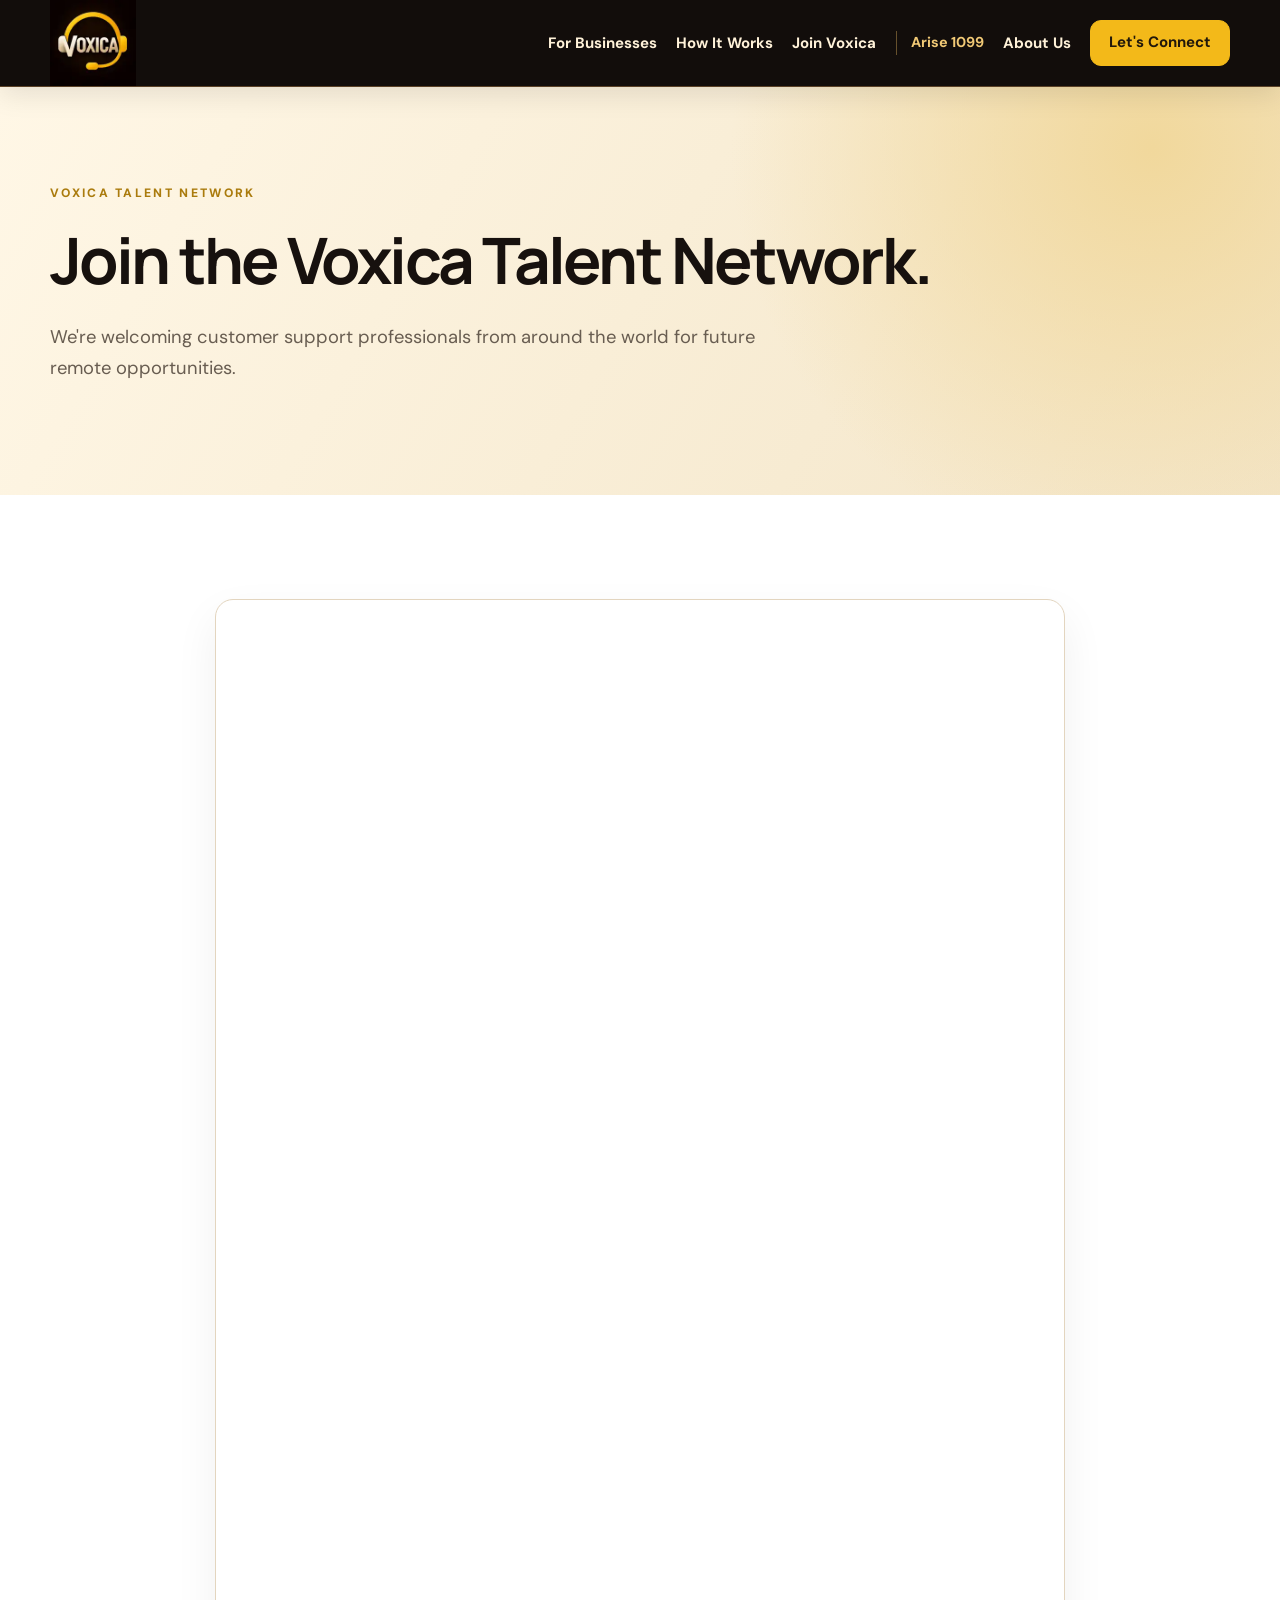
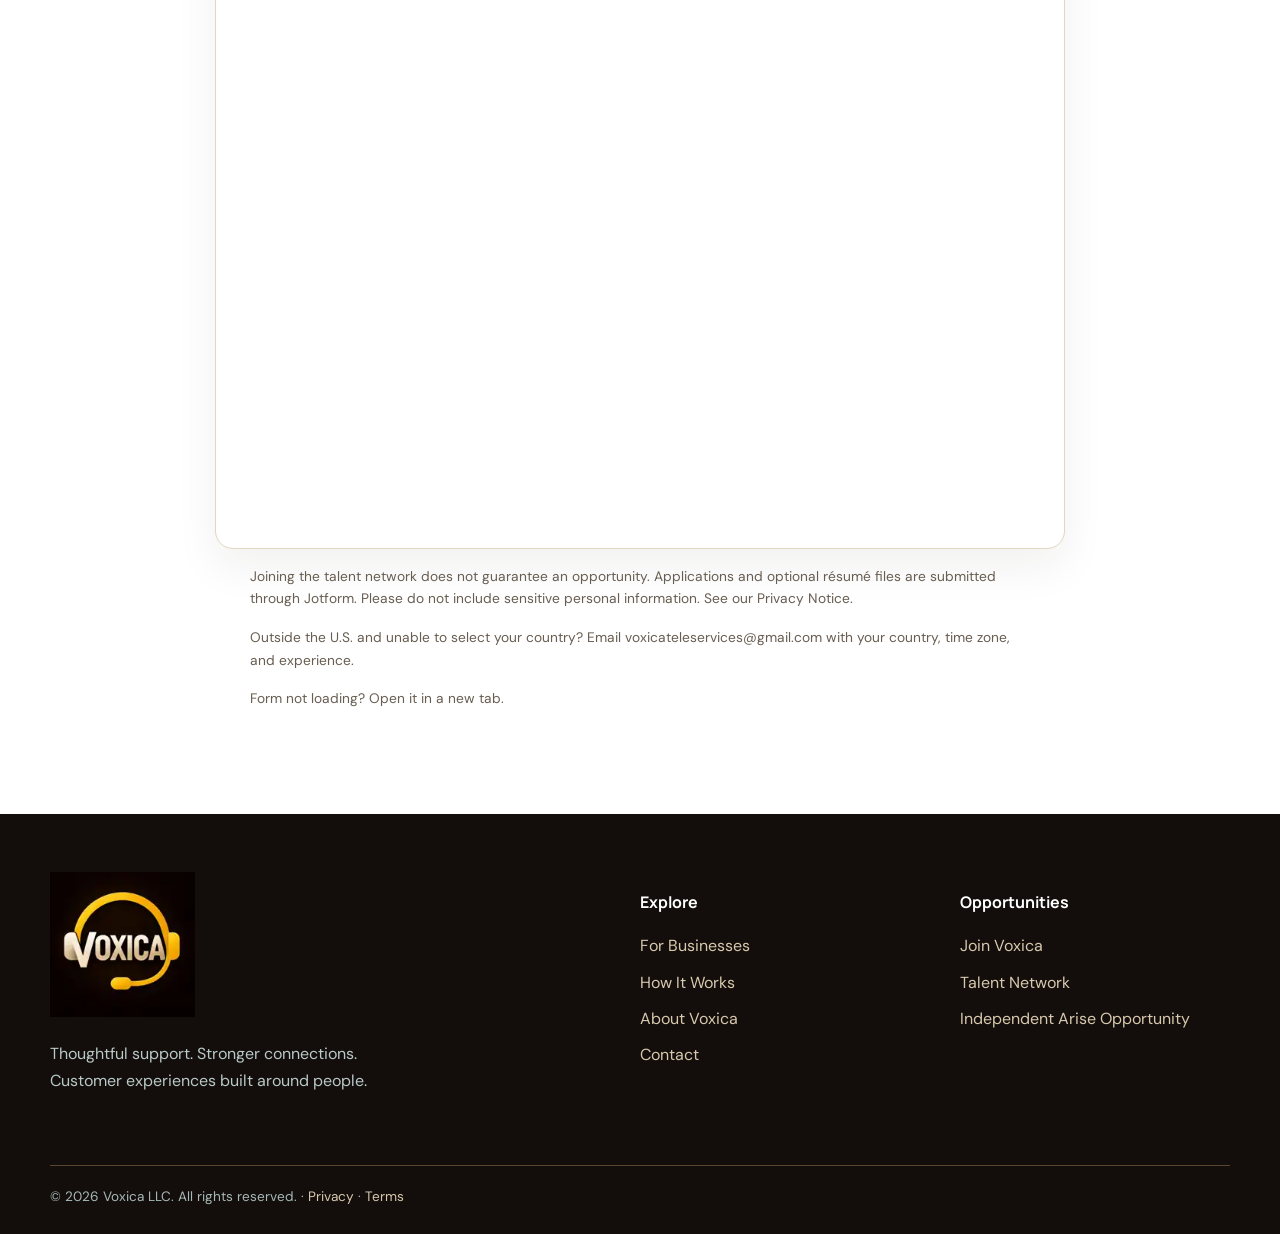
<file: apply.html>
<!doctype html><html lang="en"><head><meta charset="utf-8"><meta name="viewport" content="width=device-width, initial-scale=1"><meta name="description" content="Join Voxica's U.S. and international talent network for potential remote customer support opportunities."><title>Talent Network | Voxica</title><link rel="stylesheet" href="style.css"><meta property="og:type" content="website"><meta property="og:site_name" content="Voxica"><meta property="og:title" content="Talent Network | Voxica"><meta property="og:description" content="Express interest in remote customer support opportunities with Voxica and submit an optional résumé."><meta property="og:url" content="https://voxica-teleservices.onrender.com/apply.html"><meta name="theme-color" content="#17100d"><link rel="canonical" href="https://voxica-teleservices.onrender.com/apply.html"></head><body><header class="nav"><div class="container nav-inner"><a href="index.html" class="brand" aria-label="Voxica home"><img src="assets/voxica-official.webp" alt="VOXICA" width="166" height="95"></a><button class="menu-toggle" type="button" aria-label="Open navigation" aria-controls="site-navigation" aria-expanded="false">☰</button><nav id="site-navigation" class="nav-links" aria-label="Main navigation"><a href="services.html">For Businesses</a><a href="how-it-works.html">How It Works</a><a href="careers.html">Join Voxica</a><a href="arise.html" class="arise-nav-link">Arise 1099</a><a href="about.html">About Us</a><a class="btn" href="contact.html">Let's Connect</a></nav></div></header><main><section class="page-hero"><div class="container"><span class="eyebrow">Voxica Talent Network</span><h1>Join the Voxica Talent Network.</h1><p>We're welcoming customer support professionals from around the world for future remote opportunities.</p></div></section><section class="section section-white"><div class="container"><div class="jotform-embed-wrap"><iframe id="voxica-jotform" title="Voxica Remote Customer Support Representative Application" src="https://form.jotform.com/263219103778056" loading="lazy" referrerpolicy="strict-origin-when-cross-origin"></iframe><p class="form-note">Joining the talent network does not guarantee an opportunity. Applications and optional résumé files are submitted through Jotform. Please do not include sensitive personal information. See our <a href="privacy.html">Privacy Notice</a>.</p><p class="form-note">Outside the U.S. and unable to select your country? Email <a href="mailto:voxicateleservices@gmail.com">voxicateleservices@gmail.com</a> with your country, time zone, and experience.</p><p class="form-note">Form not loading? <a href="https://form.jotform.com/263219103778056" target="_blank" rel="noopener noreferrer">Open it in a new tab</a>.</p></div></div></section></main><footer class="footer"><div class="container"><div class="footer-grid"><div><a href="index.html" class="brand" aria-label="Voxica home"><img src="assets/voxica-official.webp" alt="VOXICA" width="166" height="95"></a><p>Thoughtful support. Stronger connections.<br>Customer experiences built around people.</p></div><div><h4>Explore</h4><a href="services.html">For Businesses</a><a href="how-it-works.html">How It Works</a><a href="about.html">About Voxica</a><a href="contact.html">Contact</a></div><div><h4>Opportunities</h4><a href="careers.html">Join Voxica</a><a href="apply.html">Talent Network</a><a href="arise.html">Independent Arise Opportunity</a></div></div><div class="footer-bottom">© 2026 Voxica LLC. All rights reserved. · <a href="privacy.html">Privacy</a> · <a href="terms.html">Terms</a></div></div></footer><script src="script.js"></script></body></html>
</file>
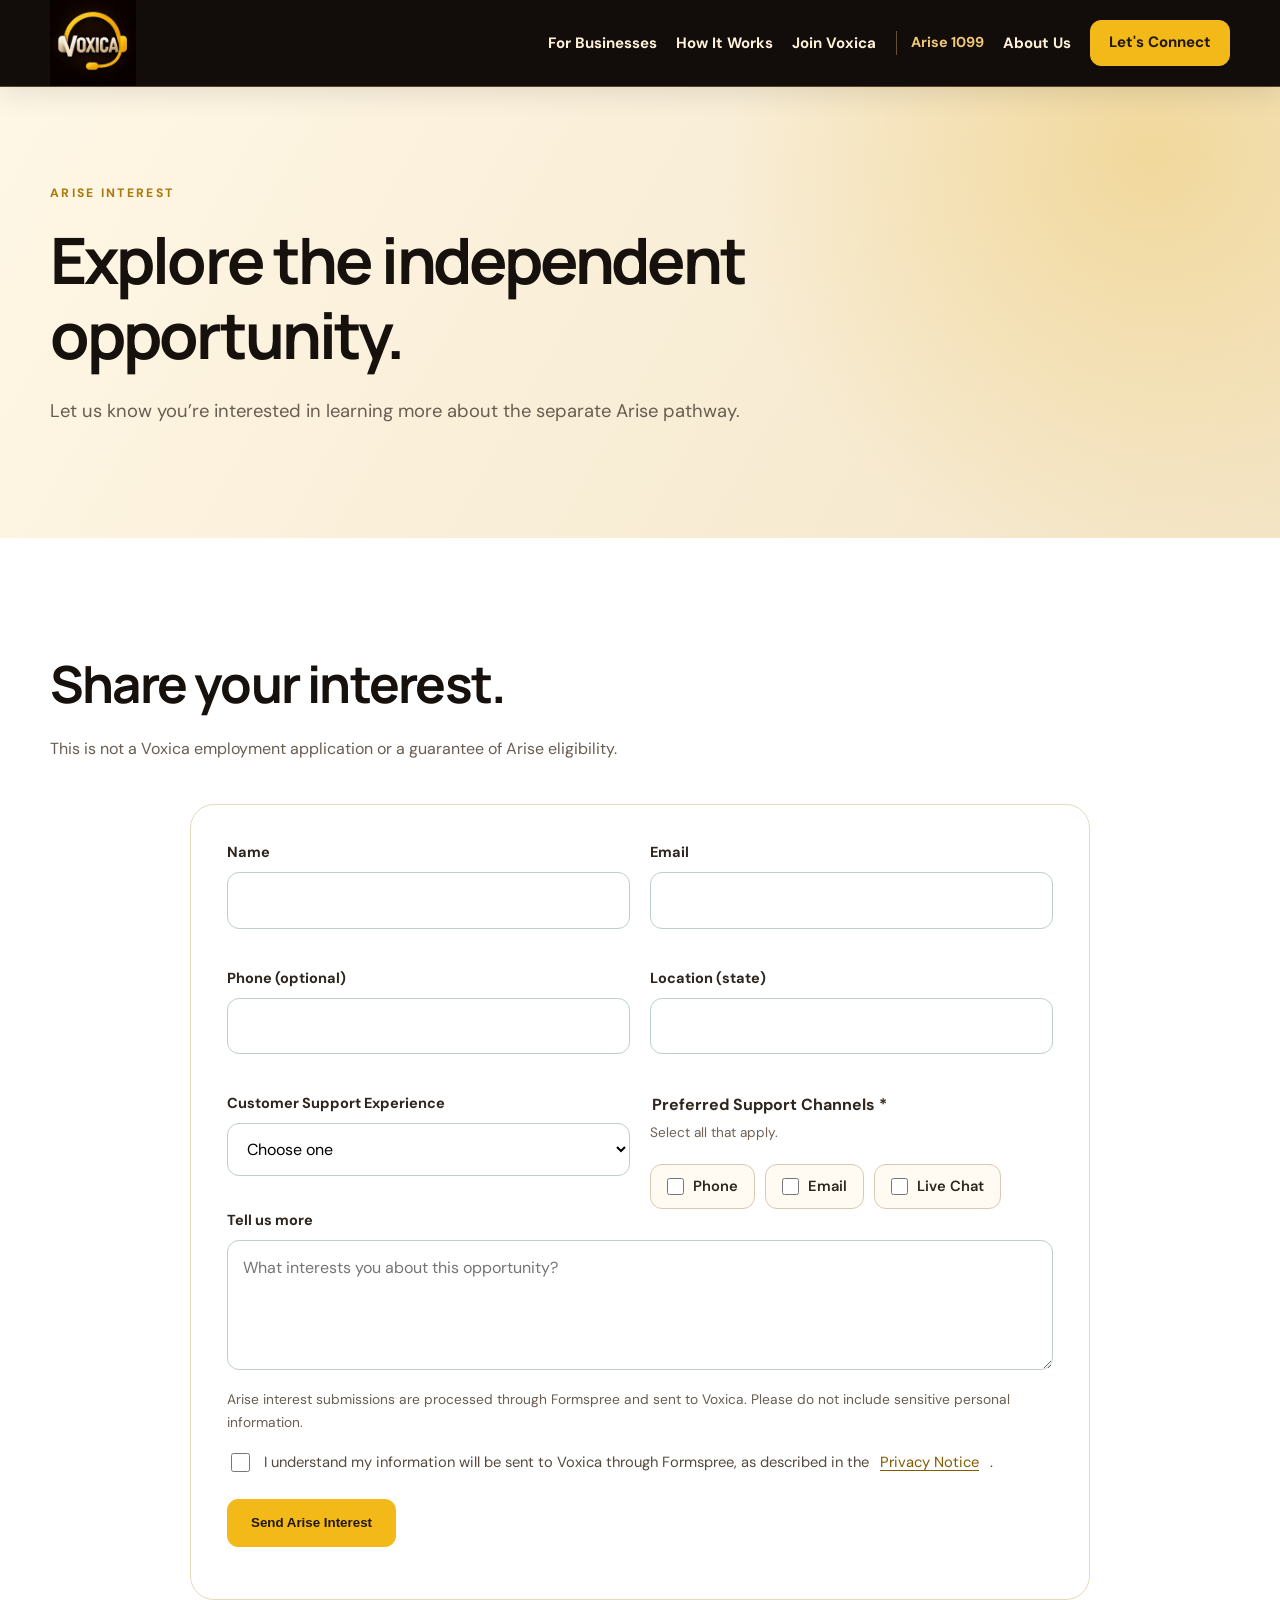
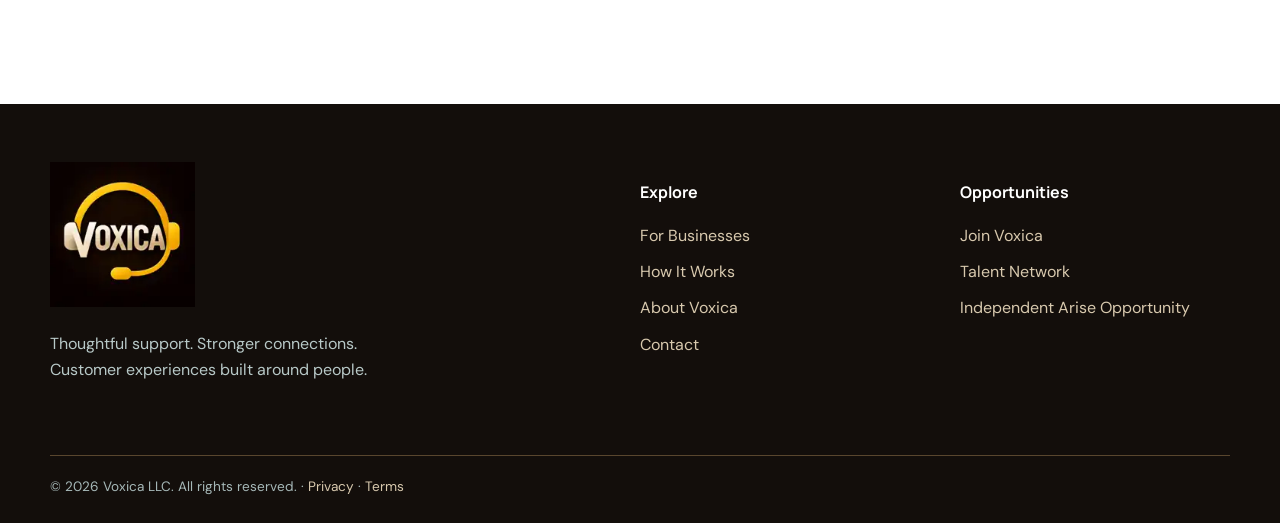
<file: arise-interest.html>
<!doctype html><html lang="en"><head><meta charset="utf-8"><meta name="viewport" content="width=device-width, initial-scale=1"><meta name="description" content="Share your interest in the separate independent Arise opportunity pathway through Voxica."><title>Arise Interest | Voxica</title><link rel="stylesheet" href="style.css"><meta property="og:type" content="website"><meta property="og:site_name" content="Voxica"><meta property="og:title" content="Arise Interest | Voxica"><meta property="og:description" content="Share your interest in the separate independent Arise opportunity pathway through Voxica."><meta property="og:url" content="https://voxica-teleservices.onrender.com/arise-interest.html"><meta name="theme-color" content="#17100d"><link rel="canonical" href="https://voxica-teleservices.onrender.com/arise-interest.html"></head><body><header class="nav"><div class="container nav-inner"><a href="index.html" class="brand" aria-label="Voxica home"><img src="assets/voxica-official.webp" alt="VOXICA" width="166" height="95"></a><button class="menu-toggle" type="button" aria-label="Open navigation" aria-controls="site-navigation" aria-expanded="false">☰</button><nav id="site-navigation" class="nav-links" aria-label="Main navigation"><a href="services.html">For Businesses</a><a href="how-it-works.html">How It Works</a><a href="careers.html">Join Voxica</a><a href="arise.html" class="arise-nav-link">Arise 1099</a><a href="about.html">About Us</a><a class="btn" href="contact.html">Let's Connect</a></nav></div></header><main><section class="page-hero"><div class="container"><span class="eyebrow">Arise interest</span><h1>Explore the independent opportunity.</h1><p>Let us know you’re interested in learning more about the separate Arise pathway.</p></div></section><section class="section section-white"><div class="container"><div class="section-heading"><h2>Share your interest.</h2><p>This is not a Voxica employment application or a guarantee of Arise eligibility.</p></div><form class="form-card" action="https://formspree.io/f/xaeojkgy" method="POST"><input type="hidden" name="_subject" value="Arise interest | Voxica"><input type="text" name="_honey" style="display:none" tabindex="-1" autocomplete="off"><div class="form-grid"><div class="field"><label for="Name">Name</label><input id="Name" autocomplete="name" type="text" name="Name" required></div><div class="field"><label for="Email">Email</label><input id="Email" autocomplete="email" type="email" name="Email" required></div><div class="field"><label for="Phone (optional)">Phone (optional)</label><input id="Phone (optional)" autocomplete="tel" type="tel" name="Phone (optional)" ></div><div class="field"><label for="Location (state)">Location (state)</label><input id="Location (state)" type="text" name="Location (state)" required></div><div class="field"><label for="Customer Support Experience">Customer Support Experience</label><select id="Customer Support Experience" name="Customer Support Experience" required><option value="">Choose one</option><option>New to customer support</option><option>Some experience</option><option>Experienced</option></select></div><fieldset class="field channel-fieldset"><legend>Preferred Support Channels <span class="required-mark">*</span></legend><p class="channel-hint">Select all that apply.</p><div class="channel-options"><label><input type="checkbox" name="Preferred Channel - Phone" value="Yes"> Phone</label><label><input type="checkbox" name="Preferred Channel - Email" value="Yes"> Email</label><label><input type="checkbox" name="Preferred Channel - Live Chat" value="Yes"> Live Chat</label></div><p class="channel-error" role="alert" hidden>Please select at least one support channel.</p></fieldset></div><div class="field"><label for="message">Tell us more</label><textarea id="message" name="Message" placeholder="What interests you about this opportunity?"></textarea></div><p class="form-note">Arise interest submissions are processed through Formspree and sent to Voxica. Please do not include sensitive personal information.</p><label class="consent-row"><input type="checkbox" required> I understand my information will be sent to Voxica through Formspree, as described in the <a href="privacy.html" target="_blank" rel="noopener">Privacy Notice</a>.</label><button class="btn" type="submit">Send Arise Interest</button><p class="form-status" role="status" aria-live="polite"></p></form></div></section></main><footer class="footer"><div class="container"><div class="footer-grid"><div><a href="index.html" class="brand" aria-label="Voxica home"><img src="assets/voxica-official.webp" alt="VOXICA" width="166" height="95"></a><p>Thoughtful support. Stronger connections.<br>Customer experiences built around people.</p></div><div><h4>Explore</h4><a href="services.html">For Businesses</a><a href="how-it-works.html">How It Works</a><a href="about.html">About Voxica</a><a href="contact.html">Contact</a></div><div><h4>Opportunities</h4><a href="careers.html">Join Voxica</a><a href="apply.html">Talent Network</a><a href="arise.html">Independent Arise Opportunity</a></div></div><div class="footer-bottom">© 2026 Voxica LLC. All rights reserved. · <a href="privacy.html">Privacy</a> · <a href="terms.html">Terms</a></div></div></footer><script src="script.js"></script></body></html>
</file>
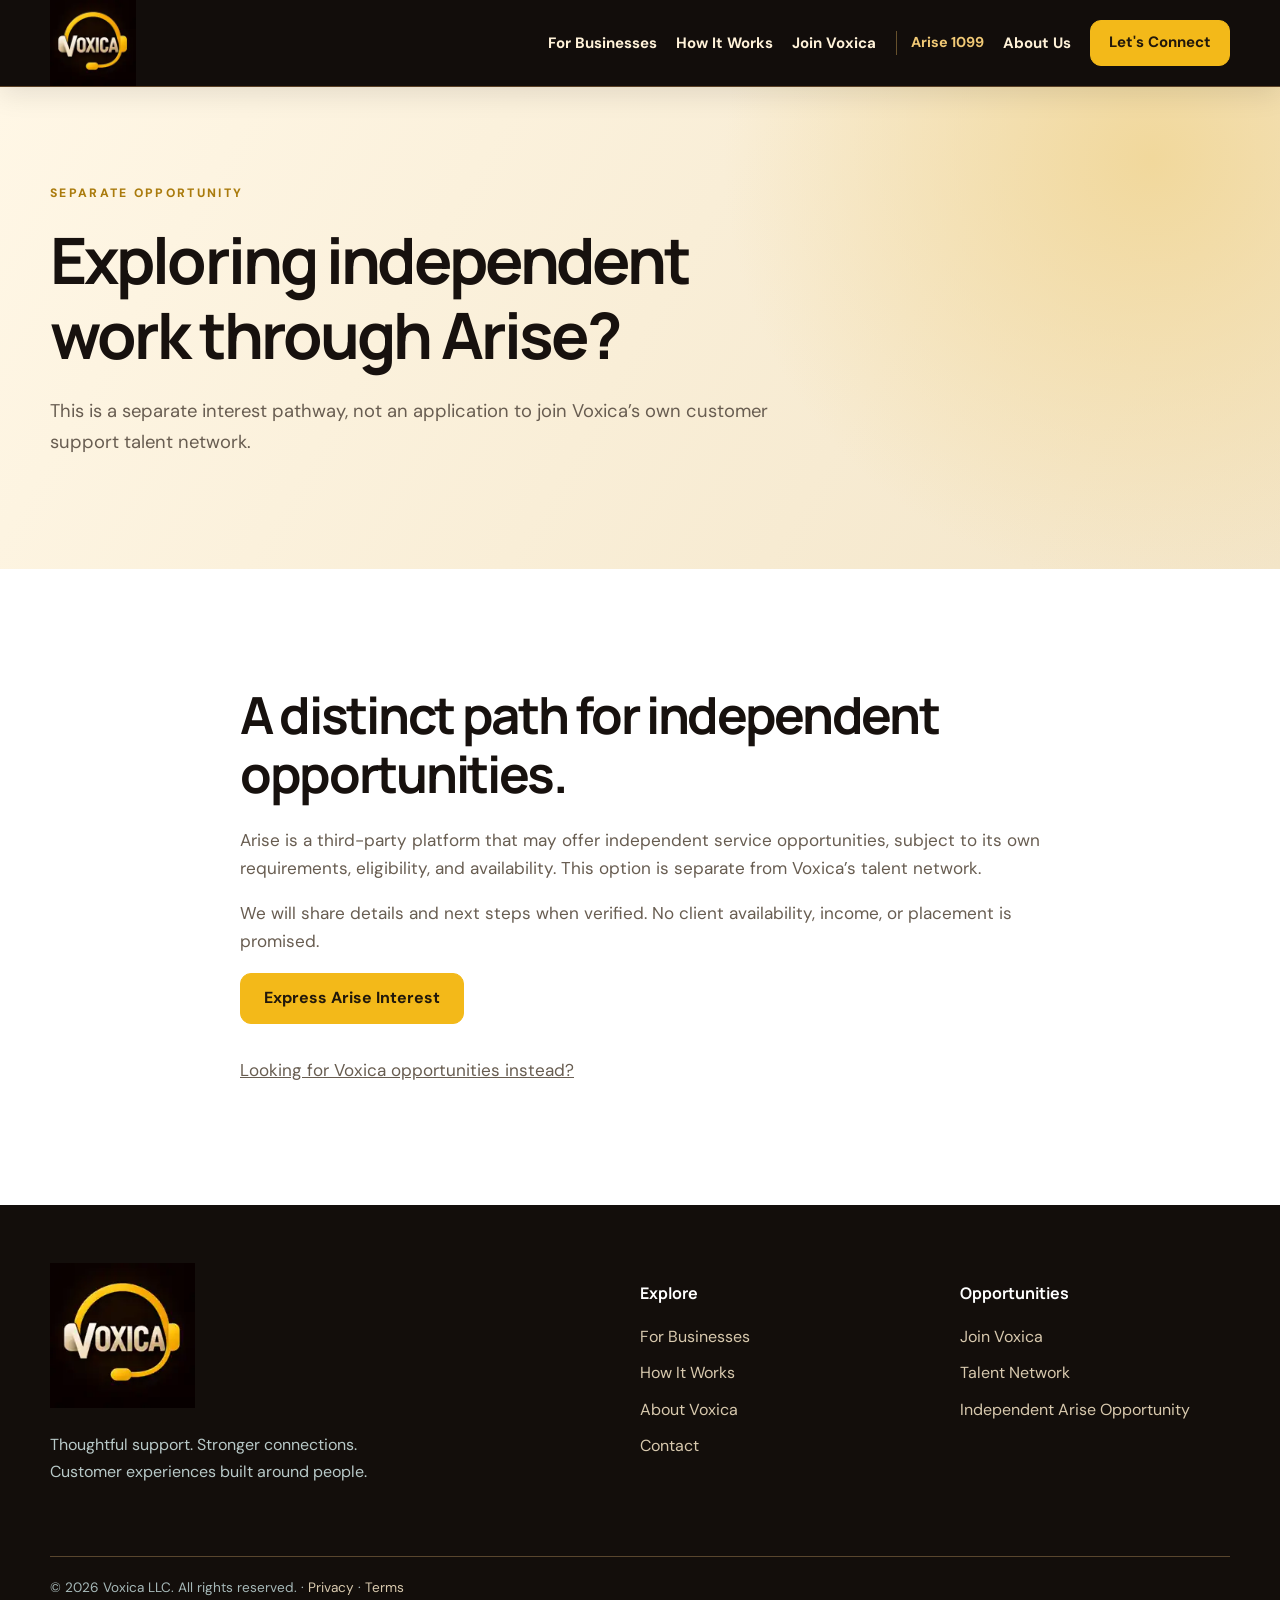
<file: arise.html>
<!doctype html><html lang="en"><head><meta charset="utf-8"><meta name="viewport" content="width=device-width, initial-scale=1"><meta name="description" content="Explore the separate independent Arise opportunity pathway and learn how to express interest."><title>Independent Arise Opportunity | Voxica</title><link rel="stylesheet" href="style.css"><meta property="og:type" content="website"><meta property="og:site_name" content="Voxica"><meta property="og:title" content="Independent Arise Opportunity | Voxica"><meta property="og:description" content="Explore the separate independent Arise opportunity pathway and learn how to express interest."><meta property="og:url" content="https://voxica-teleservices.onrender.com/arise.html"><meta name="theme-color" content="#17100d"><link rel="canonical" href="https://voxica-teleservices.onrender.com/arise.html"></head><body><header class="nav"><div class="container nav-inner"><a href="index.html" class="brand" aria-label="Voxica home"><img src="assets/voxica-official.webp" alt="VOXICA" width="166" height="95"></a><button class="menu-toggle" type="button" aria-label="Open navigation" aria-controls="site-navigation" aria-expanded="false">☰</button><nav id="site-navigation" class="nav-links" aria-label="Main navigation"><a href="services.html">For Businesses</a><a href="how-it-works.html">How It Works</a><a href="careers.html">Join Voxica</a><a href="arise.html" class="arise-nav-link">Arise 1099</a><a href="about.html">About Us</a><a class="btn" href="contact.html">Let's Connect</a></nav></div></header><main><section class="page-hero"><div class="container"><span class="eyebrow">Separate opportunity</span><h1>Exploring independent work through Arise?</h1><p>This is a separate interest pathway, not an application to join Voxica’s own customer support talent network.</p></div></section><section class="section section-white"><div class="container prose"><h2>A distinct path for independent opportunities.</h2><p>Arise is a third-party platform that may offer independent service opportunities, subject to its own requirements, eligibility, and availability. This option is separate from Voxica’s talent network.</p><p>We will share details and next steps when verified. No client availability, income, or placement is promised.</p><a class="btn" href="arise-interest.html">Express Arise Interest</a><p class="spaced"><a href="careers.html" style="text-decoration:underline">Looking for Voxica opportunities instead?</a></p></div></section></main><footer class="footer"><div class="container"><div class="footer-grid"><div><a href="index.html" class="brand" aria-label="Voxica home"><img src="assets/voxica-official.webp" alt="VOXICA" width="166" height="95"></a><p>Thoughtful support. Stronger connections.<br>Customer experiences built around people.</p></div><div><h4>Explore</h4><a href="services.html">For Businesses</a><a href="how-it-works.html">How It Works</a><a href="about.html">About Voxica</a><a href="contact.html">Contact</a></div><div><h4>Opportunities</h4><a href="careers.html">Join Voxica</a><a href="apply.html">Talent Network</a><a href="arise.html">Independent Arise Opportunity</a></div></div><div class="footer-bottom">© 2026 Voxica LLC. All rights reserved. · <a href="privacy.html">Privacy</a> · <a href="terms.html">Terms</a></div></div></footer><script src="script.js"></script></body></html>
</file>
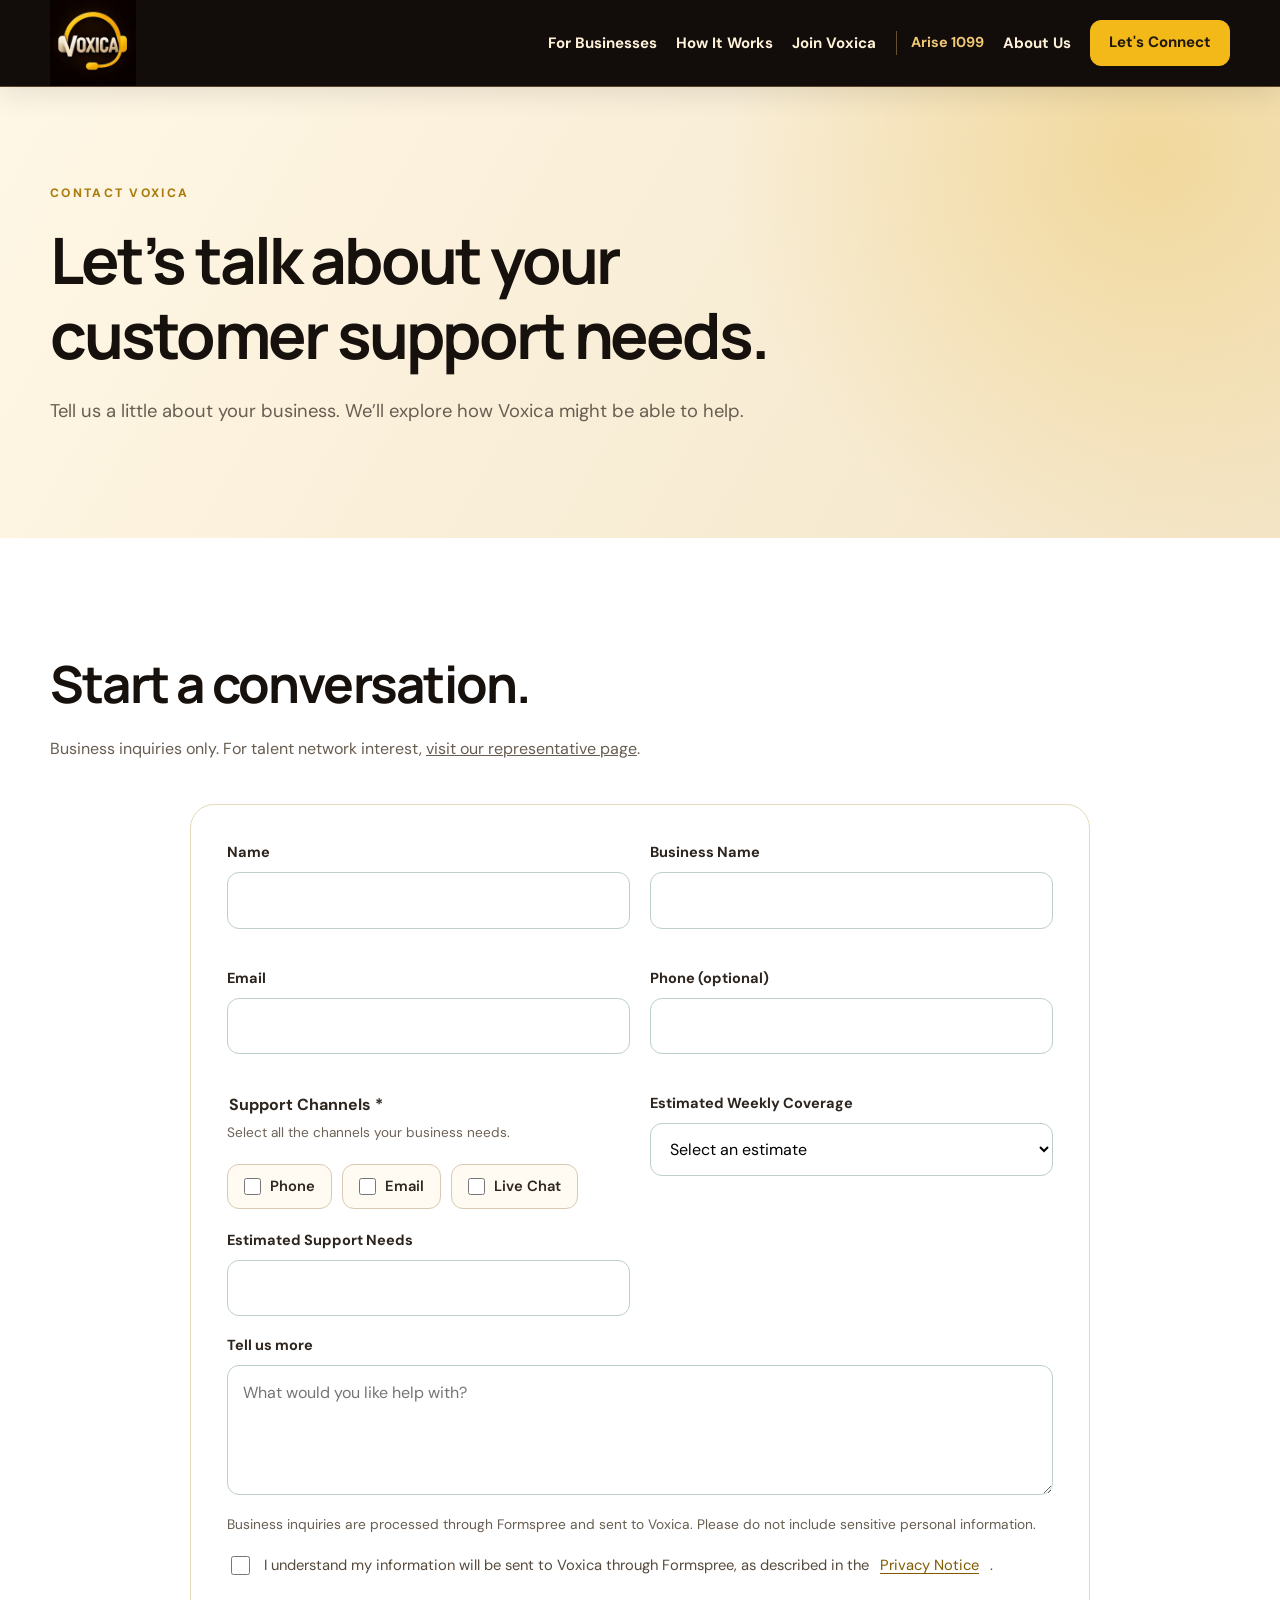
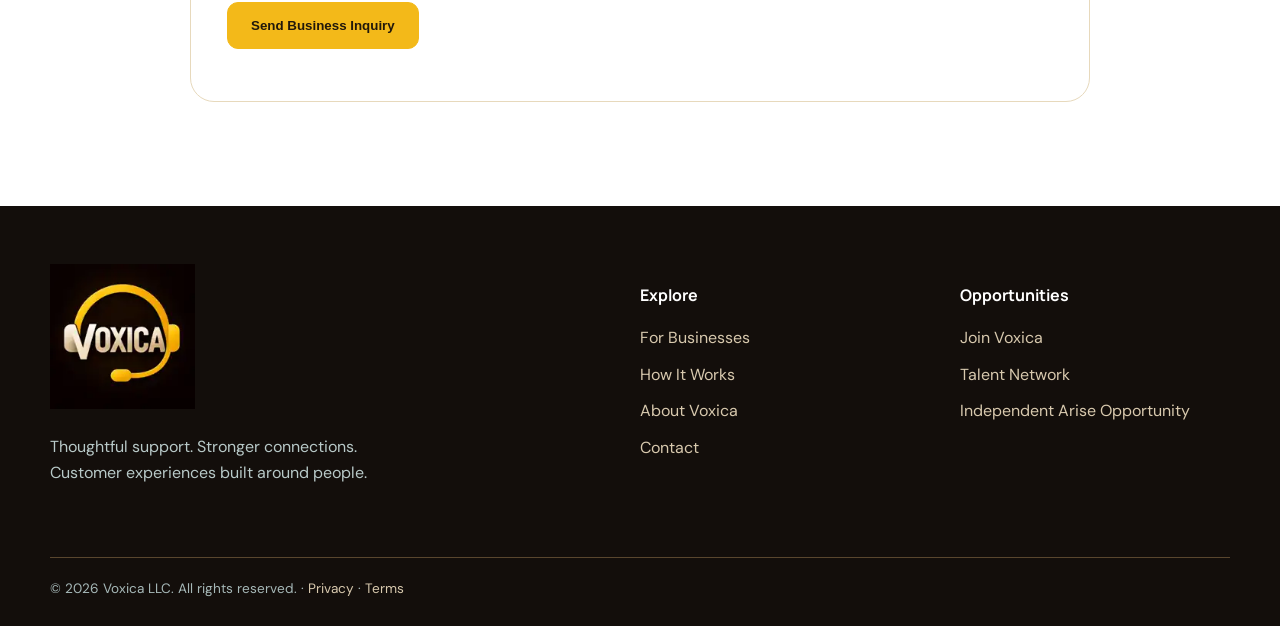
<file: contact.html>
<!doctype html><html lang="en"><head><meta charset="utf-8"><meta name="viewport" content="width=device-width, initial-scale=1"><meta name="description" content="Contact Voxica Teleservices about outsourced phone, email and live chat customer support for your business."><title>Contact | Voxica</title><link rel="stylesheet" href="style.css"><meta property="og:type" content="website"><meta property="og:site_name" content="Voxica"><meta property="og:title" content="Contact | Voxica"><meta property="og:description" content="Contact Voxica Teleservices about outsourced phone, email and live chat customer support for your business."><meta property="og:url" content="https://voxica-teleservices.onrender.com/contact.html"><meta name="theme-color" content="#17100d"><link rel="canonical" href="https://voxica-teleservices.onrender.com/contact.html"></head><body><header class="nav"><div class="container nav-inner"><a href="index.html" class="brand" aria-label="Voxica home"><img src="assets/voxica-official.webp" alt="VOXICA" width="166" height="95"></a><button class="menu-toggle" type="button" aria-label="Open navigation" aria-controls="site-navigation" aria-expanded="false">☰</button><nav id="site-navigation" class="nav-links" aria-label="Main navigation"><a href="services.html">For Businesses</a><a href="how-it-works.html">How It Works</a><a href="careers.html">Join Voxica</a><a href="arise.html" class="arise-nav-link">Arise 1099</a><a href="about.html">About Us</a><a class="btn" href="contact.html">Let's Connect</a></nav></div></header><main><section class="page-hero"><div class="container"><span class="eyebrow">Contact Voxica</span><h1>Let’s talk about your customer support needs.</h1><p>Tell us a little about your business. We’ll explore how Voxica might be able to help.</p></div></section><section class="section section-white"><div class="container"><div class="section-heading"><h2>Start a conversation.</h2><p>Business inquiries only. For talent network interest, <a href="apply.html" style="text-decoration:underline">visit our representative page</a>.</p></div><form class="form-card" action="https://formspree.io/f/xwlobzjy" method="POST"><input type="hidden" name="_subject" value="Business inquiry | Voxica"><input type="text" name="_honey" style="display:none" tabindex="-1" autocomplete="off"><div class="form-grid"><div class="field"><label for="Name">Name</label><input id="Name" autocomplete="name" type="text" name="Name" required></div><div class="field"><label for="Business Name">Business Name</label><input id="Business Name" type="text" name="Business Name" required></div><div class="field"><label for="Email">Email</label><input id="Email" autocomplete="email" type="email" name="Email" required></div><div class="field"><label for="Phone (optional)">Phone (optional)</label><input id="Phone (optional)" autocomplete="tel" type="tel" name="Phone (optional)" ></div><fieldset class="field channel-fieldset"><legend>Support Channels <span class="required-mark">*</span></legend><p class="channel-hint">Select all the channels your business needs.</p><div class="channel-options"><label><input type="checkbox" name="Support Channel - Phone" value="Yes"> Phone</label><label><input type="checkbox" name="Support Channel - Email" value="Yes"> Email</label><label><input type="checkbox" name="Support Channel - Live Chat" value="Yes"> Live Chat</label></div><p class="channel-error" role="alert" hidden>Please select at least one support channel.</p></fieldset><div class="field"><label for="Weekly Coverage">Estimated Weekly Coverage</label><select id="Weekly Coverage" name="Weekly Coverage" required><option value="">Select an estimate</option><option>Up to 10 hours/week</option><option>10–20 hours/week</option><option>20–40 hours/week</option><option>40+ hours/week</option><option>Not sure yet</option></select></div><div class="field"><label for="Estimated Support Needs">Estimated Support Needs</label><input id="Estimated Support Needs" type="text" name="Estimated Support Needs" required></div></div><div class="field"><label for="message">Tell us more</label><textarea id="message" name="Message" placeholder="What would you like help with?"></textarea></div><p class="form-note">Business inquiries are processed through Formspree and sent to Voxica. Please do not include sensitive personal information.</p><label class="consent-row"><input type="checkbox" required> I understand my information will be sent to Voxica through Formspree, as described in the <a href="privacy.html" target="_blank" rel="noopener">Privacy Notice</a>.</label><button class="btn" type="submit">Send Business Inquiry</button><p class="form-status" role="status" aria-live="polite"></p></form></div></section></main><footer class="footer"><div class="container"><div class="footer-grid"><div><a href="index.html" class="brand" aria-label="Voxica home"><img src="assets/voxica-official.webp" alt="VOXICA" width="166" height="95"></a><p>Thoughtful support. Stronger connections.<br>Customer experiences built around people.</p></div><div><h4>Explore</h4><a href="services.html">For Businesses</a><a href="how-it-works.html">How It Works</a><a href="about.html">About Voxica</a><a href="contact.html">Contact</a></div><div><h4>Opportunities</h4><a href="careers.html">Join Voxica</a><a href="apply.html">Talent Network</a><a href="arise.html">Independent Arise Opportunity</a></div></div><div class="footer-bottom">© 2026 Voxica LLC. All rights reserved. · <a href="privacy.html">Privacy</a> · <a href="terms.html">Terms</a></div></div></footer><script src="script.js"></script></body></html>
</file>
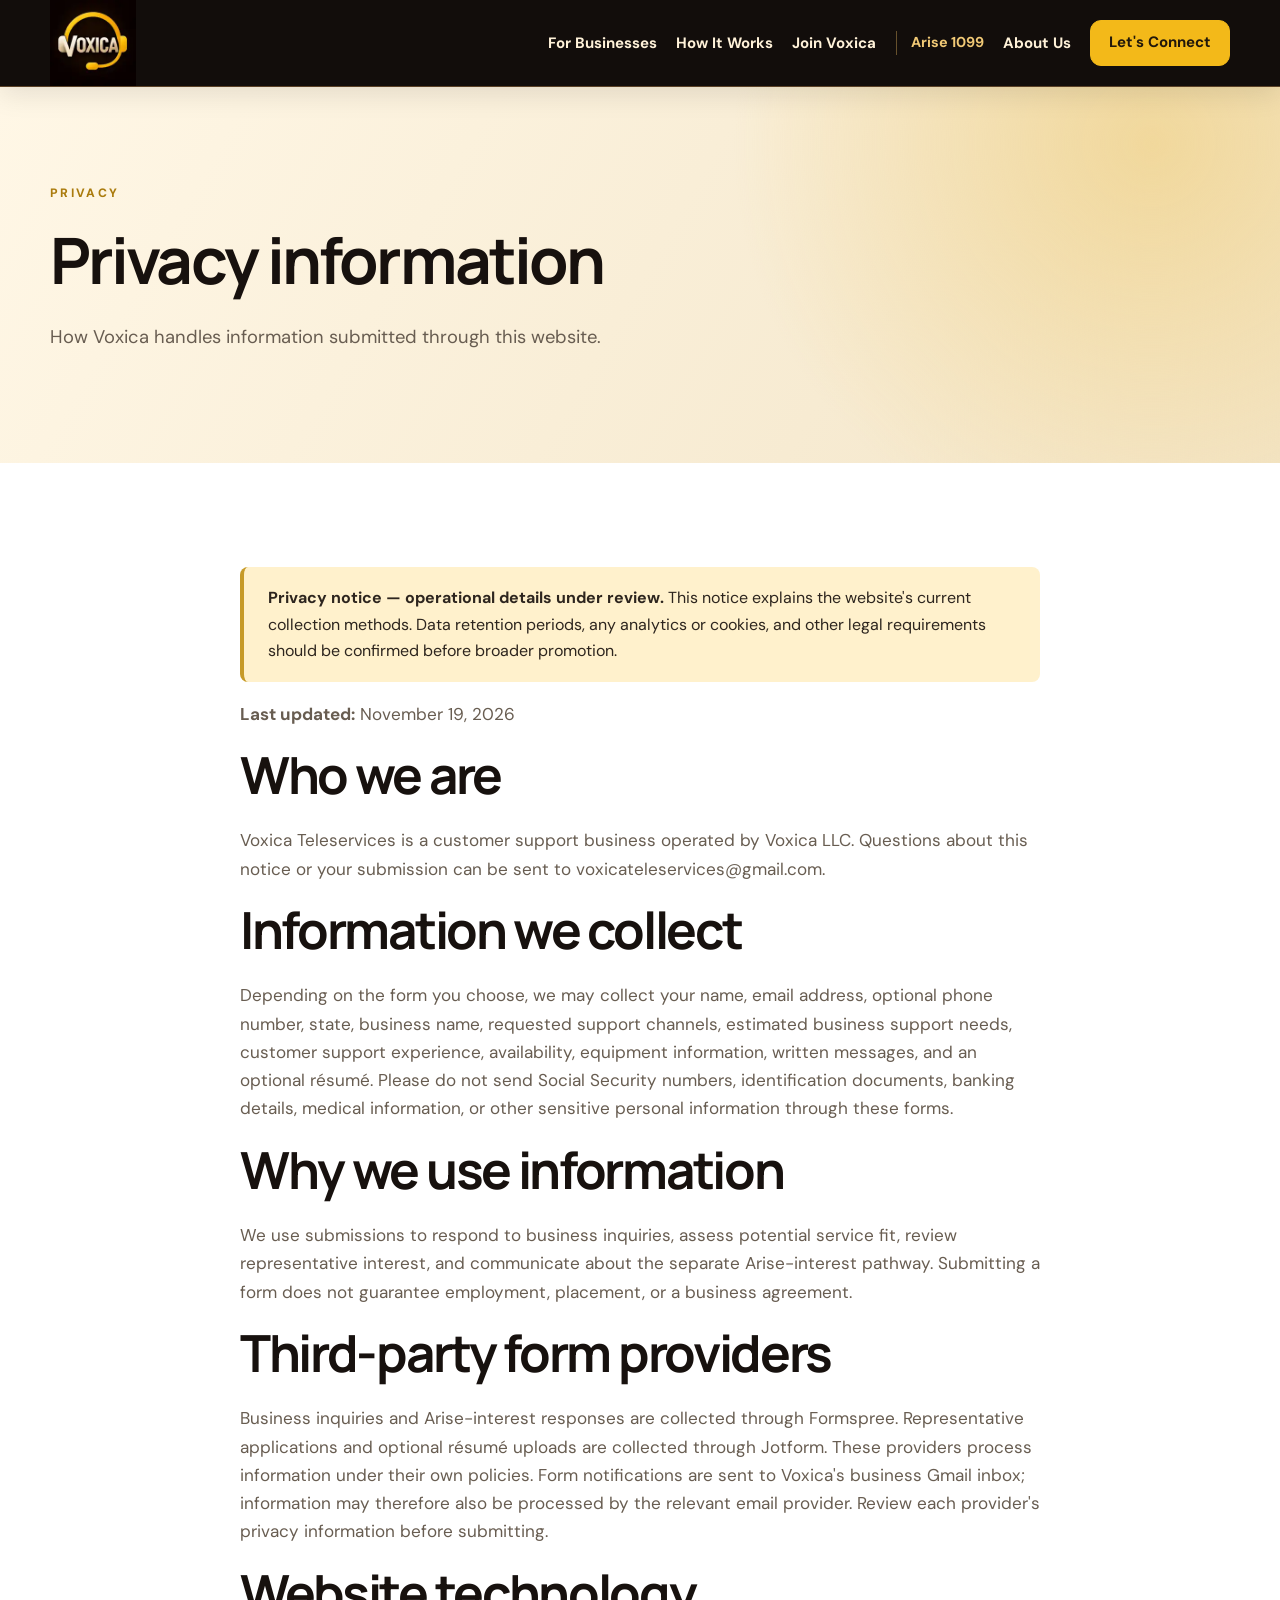
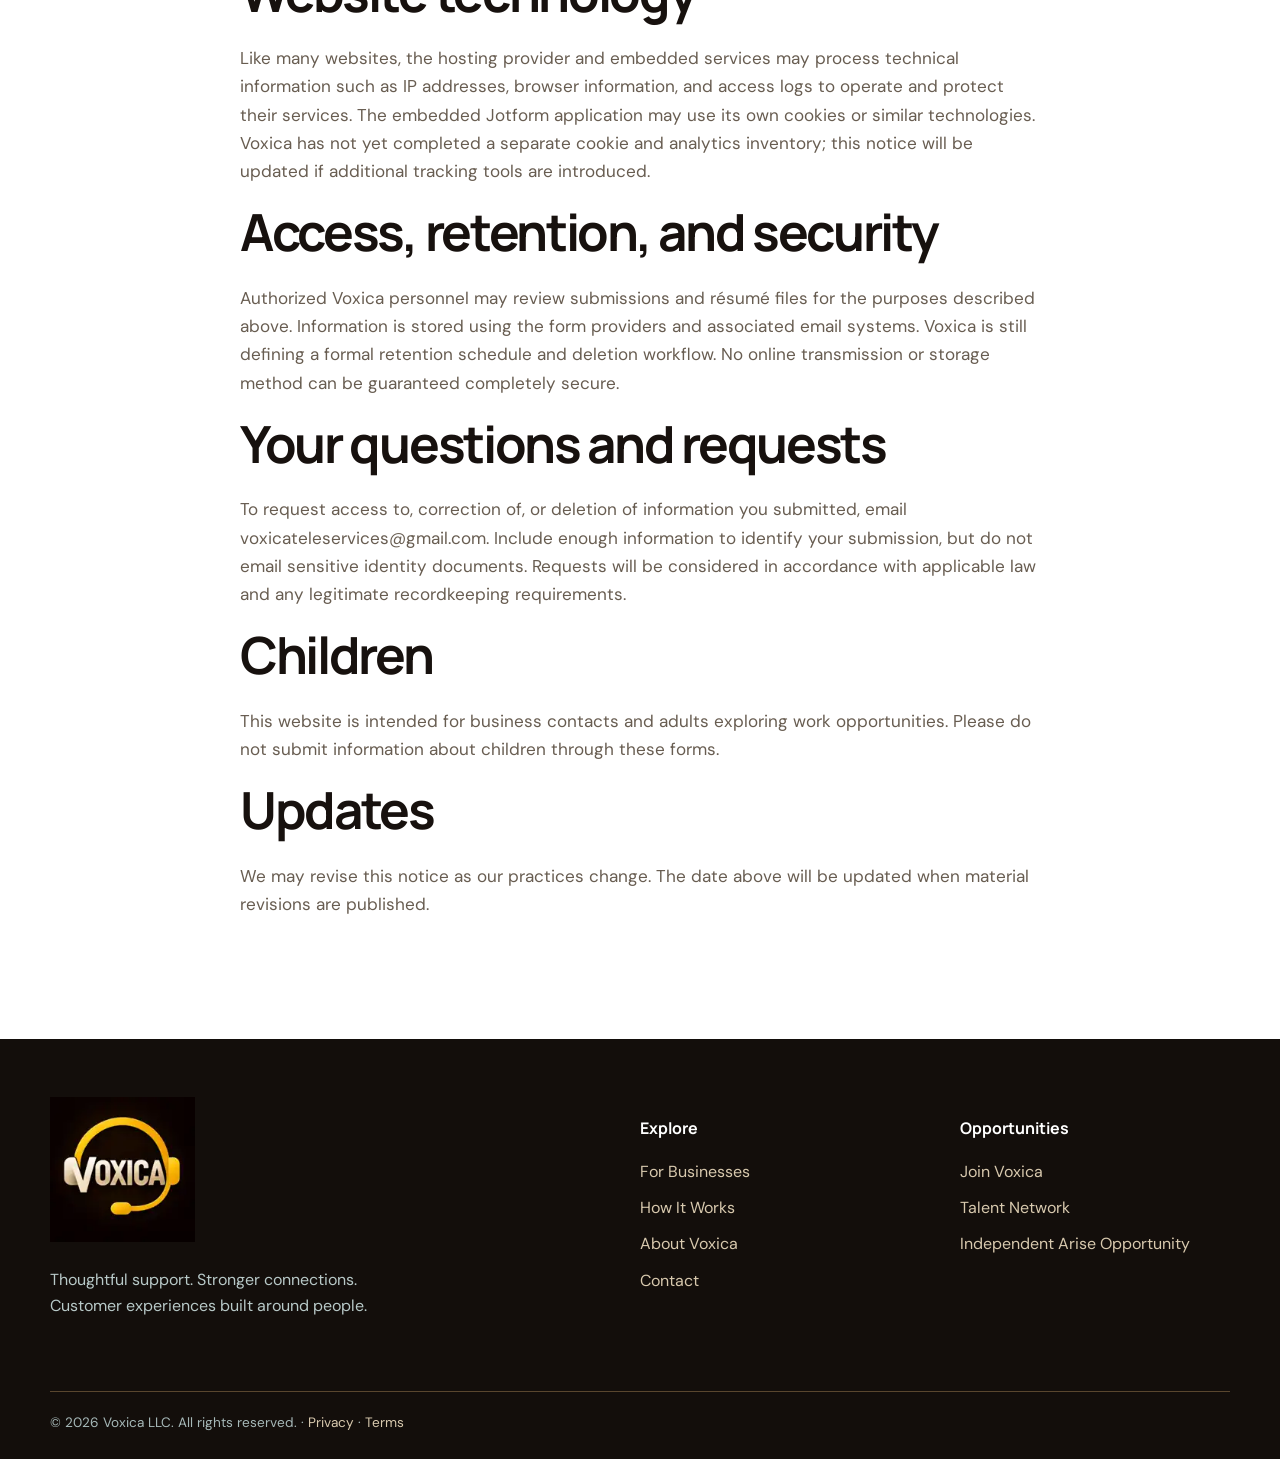
<file: privacy.html>
<!doctype html><html lang="en"><head><meta charset="utf-8"><meta name="viewport" content="width=device-width, initial-scale=1"><meta name="description" content="Read how Voxica handles business inquiries, representative applications, résumé uploads and Arise interest information."><title>Privacy | Voxica</title><link rel="stylesheet" href="style.css"><meta property="og:type" content="website"><meta property="og:site_name" content="Voxica"><meta property="og:title" content="Privacy | Voxica"><meta property="og:description" content="Read how Voxica handles business inquiries, representative applications, résumé uploads and Arise interest information."><meta property="og:url" content="https://voxica-teleservices.onrender.com/privacy.html"><meta name="theme-color" content="#17100d"><link rel="canonical" href="https://voxica-teleservices.onrender.com/privacy.html"></head><body><header class="nav"><div class="container nav-inner"><a href="index.html" class="brand" aria-label="Voxica home"><img src="assets/voxica-official.webp" alt="VOXICA" width="166" height="95"></a><button class="menu-toggle" type="button" aria-label="Open navigation" aria-controls="site-navigation" aria-expanded="false">☰</button><nav id="site-navigation" class="nav-links" aria-label="Main navigation"><a href="services.html">For Businesses</a><a href="how-it-works.html">How It Works</a><a href="careers.html">Join Voxica</a><a href="arise.html" class="arise-nav-link">Arise 1099</a><a href="about.html">About Us</a><a class="btn" href="contact.html">Let's Connect</a></nav></div></header><main><section class="page-hero"><div class="container"><span class="eyebrow">Privacy</span><h1>Privacy information</h1><p>How Voxica handles information submitted through this website.</p></div></section><section class="section section-white"><div class="container prose"><div class="notice"><strong>Privacy notice — operational details under review.</strong> This notice explains the website's current collection methods. Data retention periods, any analytics or cookies, and other legal requirements should be confirmed before broader promotion.</div><p><strong>Last updated:</strong> November 19, 2026</p><h2>Who we are</h2><p>Voxica Teleservices is a customer support business operated by Voxica LLC. Questions about this notice or your submission can be sent to <a href="mailto:voxicateleservices@gmail.com">voxicateleservices@gmail.com</a>.</p><h2>Information we collect</h2><p>Depending on the form you choose, we may collect your name, email address, optional phone number, state, business name, requested support channels, estimated business support needs, customer support experience, availability, equipment information, written messages, and an optional résumé. Please do not send Social Security numbers, identification documents, banking details, medical information, or other sensitive personal information through these forms.</p><h2>Why we use information</h2><p>We use submissions to respond to business inquiries, assess potential service fit, review representative interest, and communicate about the separate Arise-interest pathway. Submitting a form does not guarantee employment, placement, or a business agreement.</p><h2>Third-party form providers</h2><p>Business inquiries and Arise-interest responses are collected through <a href="https://formspree.io/legal/privacy-policy/" target="_blank" rel="noopener noreferrer">Formspree</a>. Representative applications and optional résumé uploads are collected through <a href="https://www.jotform.com/privacy/" target="_blank" rel="noopener noreferrer">Jotform</a>. These providers process information under their own policies. Form notifications are sent to Voxica's business Gmail inbox; information may therefore also be processed by the relevant email provider. Review each provider's privacy information before submitting.</p><h2>Website technology</h2><p>Like many websites, the hosting provider and embedded services may process technical information such as IP addresses, browser information, and access logs to operate and protect their services. The embedded Jotform application may use its own cookies or similar technologies. Voxica has not yet completed a separate cookie and analytics inventory; this notice will be updated if additional tracking tools are introduced.</p><h2>Access, retention, and security</h2><p>Authorized Voxica personnel may review submissions and résumé files for the purposes described above. Information is stored using the form providers and associated email systems. Voxica is still defining a formal retention schedule and deletion workflow. No online transmission or storage method can be guaranteed completely secure.</p><h2>Your questions and requests</h2><p>To request access to, correction of, or deletion of information you submitted, email <a href="mailto:voxicateleservices@gmail.com">voxicateleservices@gmail.com</a>. Include enough information to identify your submission, but do not email sensitive identity documents. Requests will be considered in accordance with applicable law and any legitimate recordkeeping requirements.</p><h2>Children</h2><p>This website is intended for business contacts and adults exploring work opportunities. Please do not submit information about children through these forms.</p><h2>Updates</h2><p>We may revise this notice as our practices change. The date above will be updated when material revisions are published.</p></div></section></main><footer class="footer"><div class="container"><div class="footer-grid"><div><a href="index.html" class="brand" aria-label="Voxica home"><img src="assets/voxica-official.webp" alt="VOXICA" width="166" height="95"></a><p>Thoughtful support. Stronger connections.<br>Customer experiences built around people.</p></div><div><h4>Explore</h4><a href="services.html">For Businesses</a><a href="how-it-works.html">How It Works</a><a href="about.html">About Voxica</a><a href="contact.html">Contact</a></div><div><h4>Opportunities</h4><a href="careers.html">Join Voxica</a><a href="apply.html">Talent Network</a><a href="arise.html">Independent Arise Opportunity</a></div></div><div class="footer-bottom">© 2026 Voxica LLC. All rights reserved. · <a href="privacy.html">Privacy</a> · <a href="terms.html">Terms</a></div></div></footer><script src="script.js"></script></body></html>
</file>
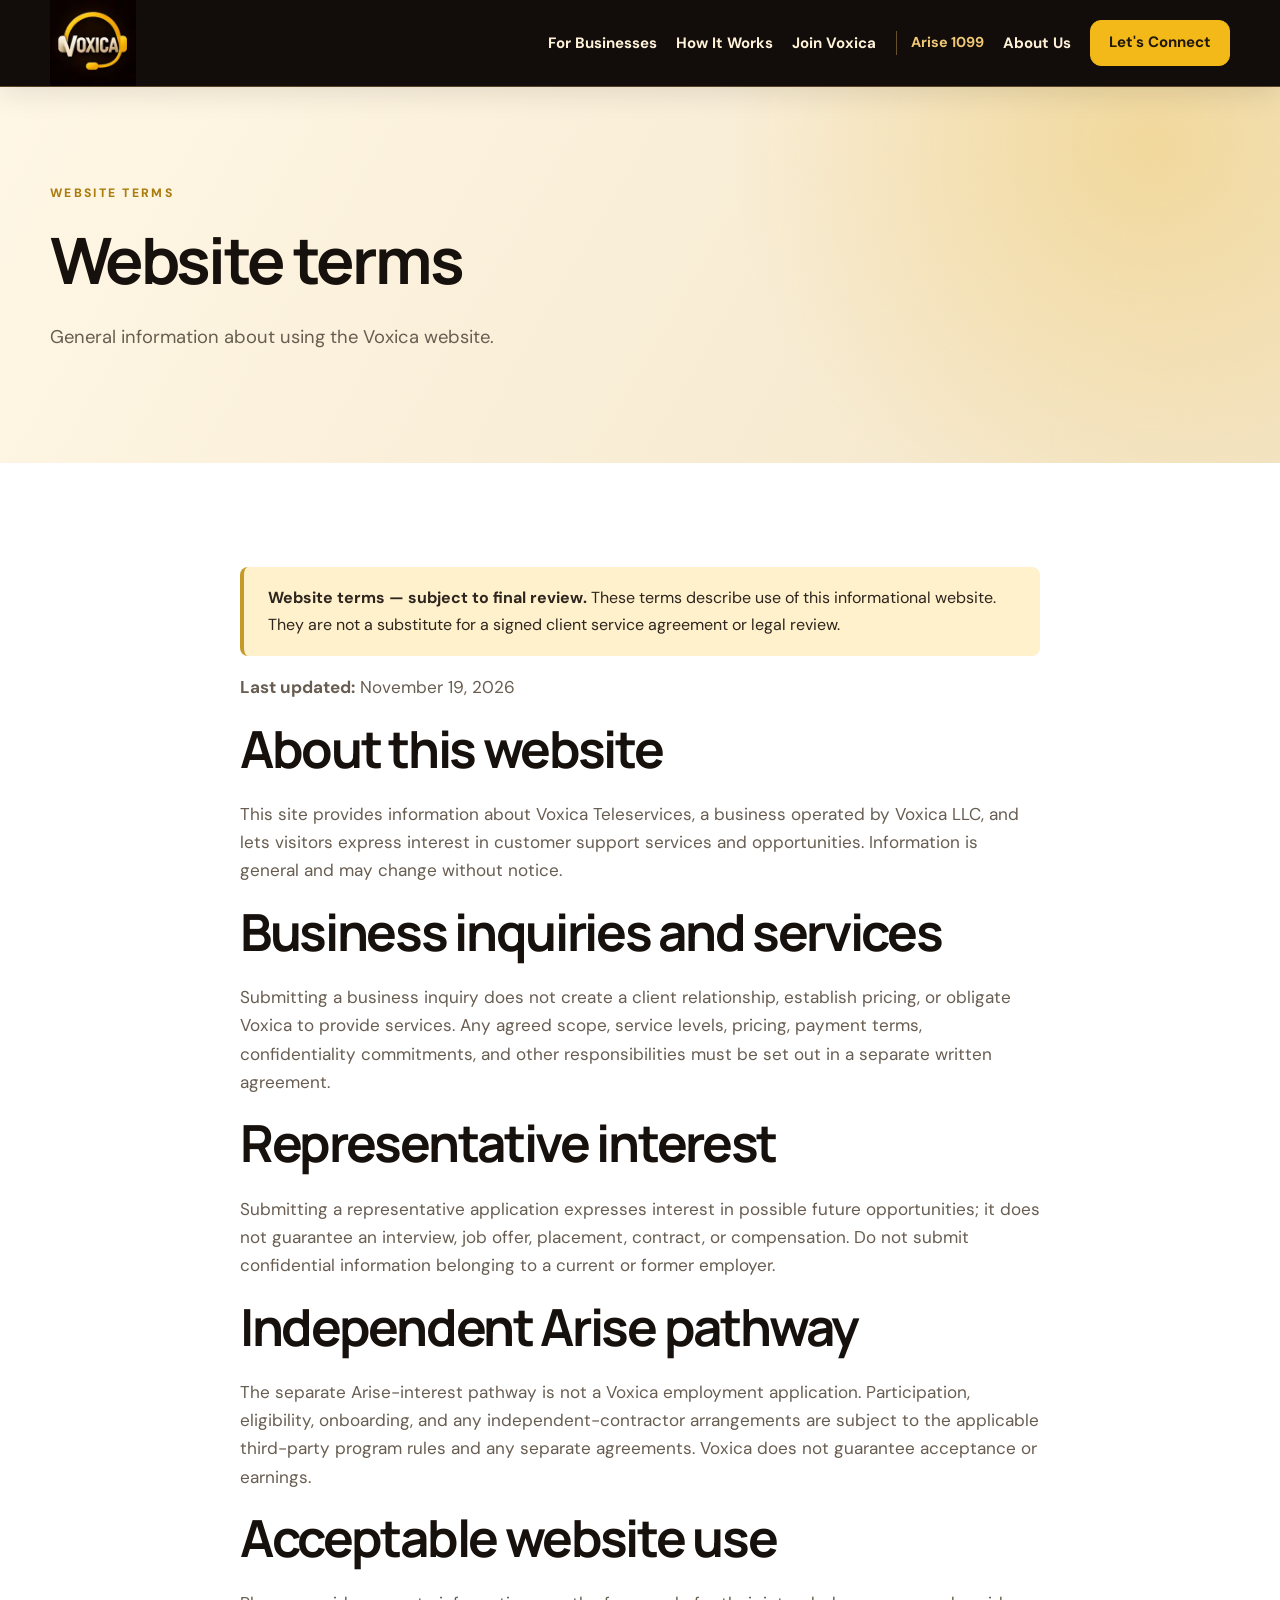
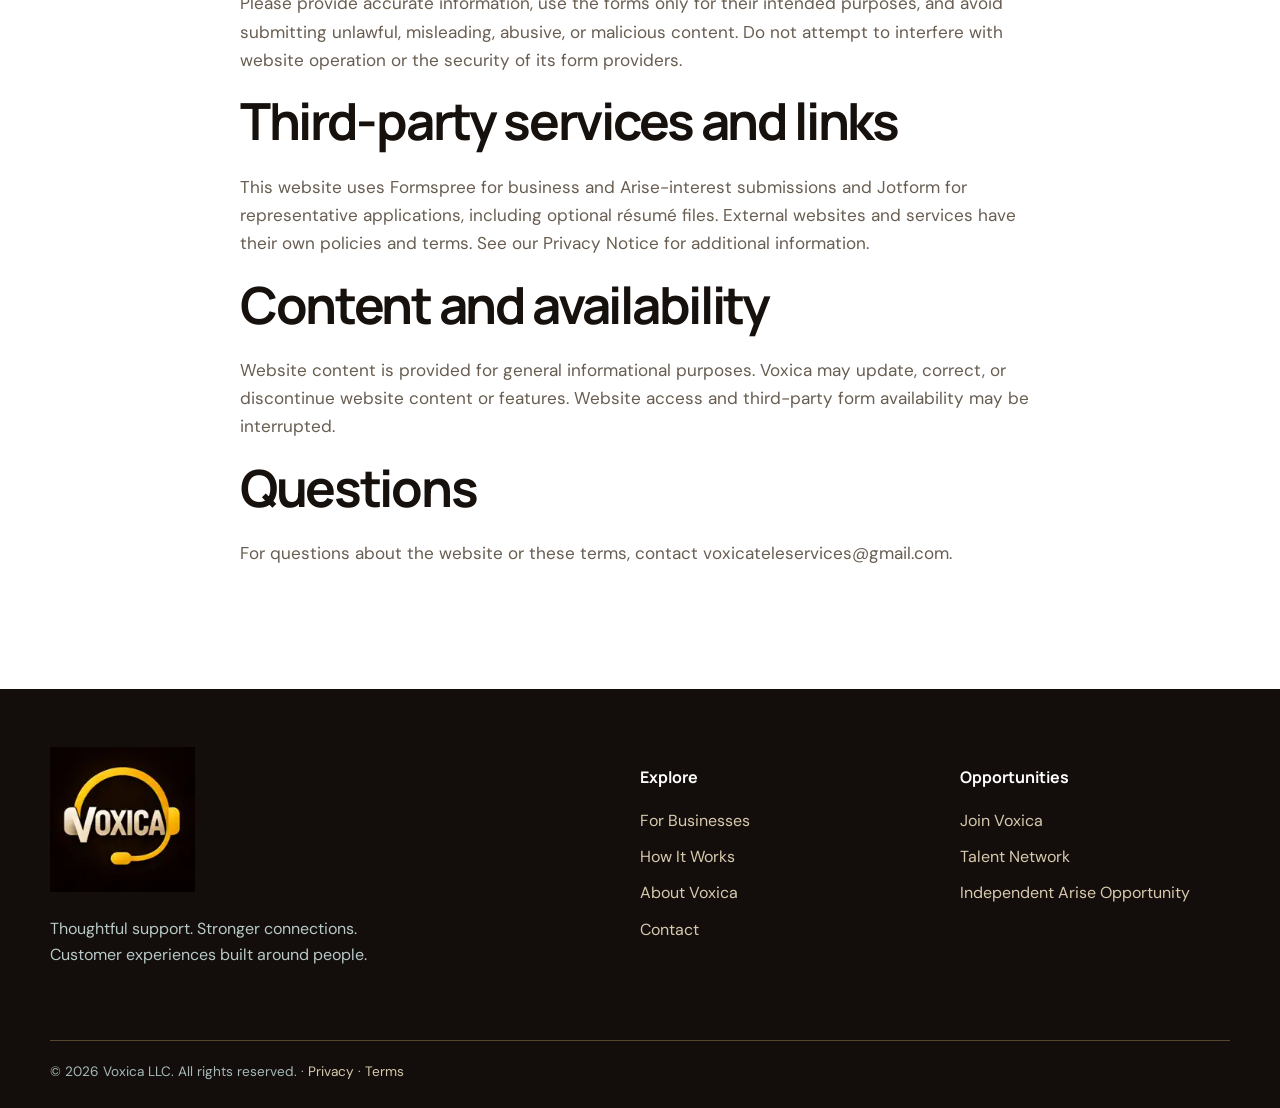
<file: terms.html>
<!doctype html><html lang="en"><head><meta charset="utf-8"><meta name="viewport" content="width=device-width, initial-scale=1"><meta name="description" content="Review Voxica Teleservices website terms, service inquiries and opportunity disclaimers."><title>Terms | Voxica</title><link rel="stylesheet" href="style.css"><meta property="og:type" content="website"><meta property="og:site_name" content="Voxica"><meta property="og:title" content="Terms | Voxica"><meta property="og:description" content="Review Voxica Teleservices website terms, service inquiries and opportunity disclaimers."><meta property="og:url" content="https://voxica-teleservices.onrender.com/terms.html"><meta name="theme-color" content="#17100d"><link rel="canonical" href="https://voxica-teleservices.onrender.com/terms.html"></head><body><header class="nav"><div class="container nav-inner"><a href="index.html" class="brand" aria-label="Voxica home"><img src="assets/voxica-official.webp" alt="VOXICA" width="166" height="95"></a><button class="menu-toggle" type="button" aria-label="Open navigation" aria-controls="site-navigation" aria-expanded="false">☰</button><nav id="site-navigation" class="nav-links" aria-label="Main navigation"><a href="services.html">For Businesses</a><a href="how-it-works.html">How It Works</a><a href="careers.html">Join Voxica</a><a href="arise.html" class="arise-nav-link">Arise 1099</a><a href="about.html">About Us</a><a class="btn" href="contact.html">Let's Connect</a></nav></div></header><main><section class="page-hero"><div class="container"><span class="eyebrow">Website terms</span><h1>Website terms</h1><p>General information about using the Voxica website.</p></div></section><section class="section section-white"><div class="container prose"><div class="notice"><strong>Website terms — subject to final review.</strong> These terms describe use of this informational website. They are not a substitute for a signed client service agreement or legal review.</div><p><strong>Last updated:</strong> November 19, 2026</p><h2>About this website</h2><p>This site provides information about Voxica Teleservices, a business operated by Voxica LLC, and lets visitors express interest in customer support services and opportunities. Information is general and may change without notice.</p><h2>Business inquiries and services</h2><p>Submitting a business inquiry does not create a client relationship, establish pricing, or obligate Voxica to provide services. Any agreed scope, service levels, pricing, payment terms, confidentiality commitments, and other responsibilities must be set out in a separate written agreement.</p><h2>Representative interest</h2><p>Submitting a representative application expresses interest in possible future opportunities; it does not guarantee an interview, job offer, placement, contract, or compensation. Do not submit confidential information belonging to a current or former employer.</p><h2>Independent Arise pathway</h2><p>The separate Arise-interest pathway is not a Voxica employment application. Participation, eligibility, onboarding, and any independent-contractor arrangements are subject to the applicable third-party program rules and any separate agreements. Voxica does not guarantee acceptance or earnings.</p><h2>Acceptable website use</h2><p>Please provide accurate information, use the forms only for their intended purposes, and avoid submitting unlawful, misleading, abusive, or malicious content. Do not attempt to interfere with website operation or the security of its form providers.</p><h2>Third-party services and links</h2><p>This website uses Formspree for business and Arise-interest submissions and Jotform for representative applications, including optional résumé files. External websites and services have their own policies and terms. See our <a href="privacy.html">Privacy Notice</a> for additional information.</p><h2>Content and availability</h2><p>Website content is provided for general informational purposes. Voxica may update, correct, or discontinue website content or features. Website access and third-party form availability may be interrupted.</p><h2>Questions</h2><p>For questions about the website or these terms, contact <a href="mailto:voxicateleservices@gmail.com">voxicateleservices@gmail.com</a>.</p></div></section></main><footer class="footer"><div class="container"><div class="footer-grid"><div><a href="index.html" class="brand" aria-label="Voxica home"><img src="assets/voxica-official.webp" alt="VOXICA" width="166" height="95"></a><p>Thoughtful support. Stronger connections.<br>Customer experiences built around people.</p></div><div><h4>Explore</h4><a href="services.html">For Businesses</a><a href="how-it-works.html">How It Works</a><a href="about.html">About Voxica</a><a href="contact.html">Contact</a></div><div><h4>Opportunities</h4><a href="careers.html">Join Voxica</a><a href="apply.html">Talent Network</a><a href="arise.html">Independent Arise Opportunity</a></div></div><div class="footer-bottom">© 2026 Voxica LLC. All rights reserved. · <a href="privacy.html">Privacy</a> · <a href="terms.html">Terms</a></div></div></footer><script src="script.js"></script></body></html>
</file>
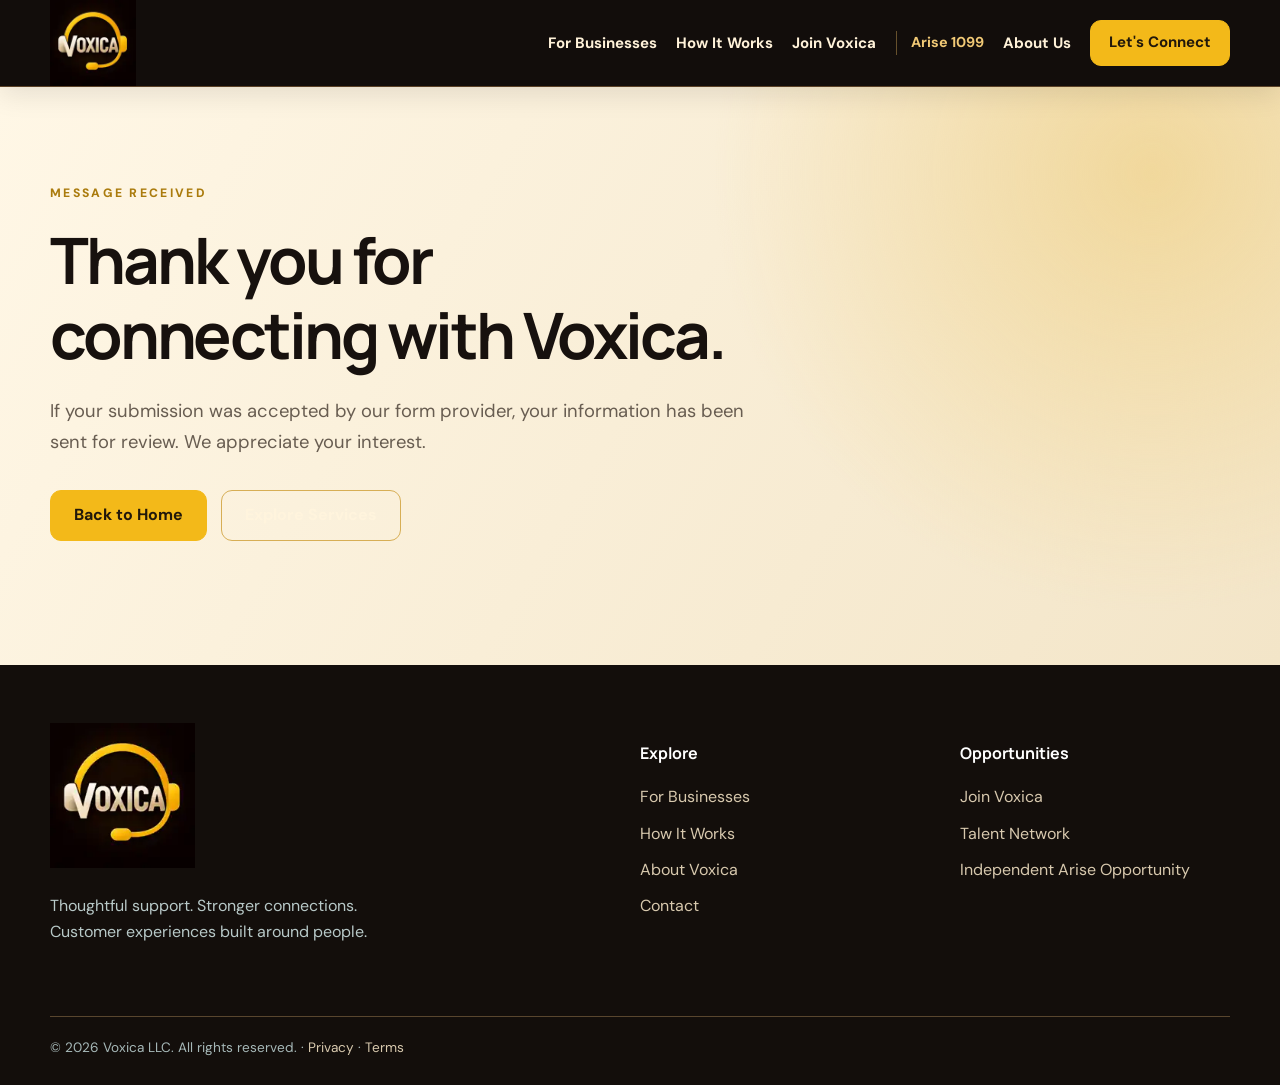
<file: thank-you.html>
<!doctype html><html lang="en"><head><meta charset="utf-8"><meta name="viewport" content="width=device-width, initial-scale=1"><meta name="description" content="Thank you for contacting Voxica Teleservices."><title>Thanks for Reaching Out | Voxica</title><link rel="stylesheet" href="style.css"><meta property="og:type" content="website"><meta property="og:site_name" content="Voxica"><meta property="og:title" content="Thanks for Reaching Out | Voxica"><meta property="og:description" content="Thank you for contacting Voxica Teleservices."><meta property="og:url" content="https://voxica-teleservices.onrender.com/thank-you.html"><meta name="theme-color" content="#17100d"><link rel="canonical" href="https://voxica-teleservices.onrender.com/thank-you.html"></head><body><header class="nav"><div class="container nav-inner"><a href="index.html" class="brand" aria-label="Voxica home"><img src="assets/voxica-official.webp" alt="VOXICA" width="166" height="95"></a><button class="menu-toggle" type="button" aria-label="Open navigation" aria-controls="site-navigation" aria-expanded="false">☰</button><nav id="site-navigation" class="nav-links" aria-label="Main navigation"><a href="services.html">For Businesses</a><a href="how-it-works.html">How It Works</a><a href="careers.html">Join Voxica</a><a href="arise.html" class="arise-nav-link">Arise 1099</a><a href="about.html">About Us</a><a class="btn" href="contact.html">Let's Connect</a></nav></div></header><main><section class="page-hero"><div class="container"><span class="eyebrow">Message received</span><h1>Thank you for connecting with Voxica.</h1><p>If your submission was accepted by our form provider, your information has been sent for review. We appreciate your interest.</p><div class="hero-actions"><a class="btn" href="index.html">Back to Home</a><a class="btn btn-outline" href="services.html">Explore Services</a></div></div></section></main><footer class="footer"><div class="container"><div class="footer-grid"><div><a href="index.html" class="brand" aria-label="Voxica home"><img src="assets/voxica-official.webp" alt="VOXICA" width="166" height="95"></a><p>Thoughtful support. Stronger connections.<br>Customer experiences built around people.</p></div><div><h4>Explore</h4><a href="services.html">For Businesses</a><a href="how-it-works.html">How It Works</a><a href="about.html">About Voxica</a><a href="contact.html">Contact</a></div><div><h4>Opportunities</h4><a href="careers.html">Join Voxica</a><a href="apply.html">Talent Network</a><a href="arise.html">Independent Arise Opportunity</a></div></div><div class="footer-bottom">© 2026 Voxica LLC. All rights reserved. · <a href="privacy.html">Privacy</a> · <a href="terms.html">Terms</a></div></div></footer><script src="script.js"></script></body></html>
</file>
<file: style.css>
@import url('https://fonts.googleapis.com/css2?family=DM+Sans:wght@400;500;600;700&family=Manrope:wght@400;500;600;700;800&display=swap');
:root{--navy:#122b38;--teal:#147b73;--mint:#dff5ec;--cream:#faf8f3;--ink:#233740;--muted:#5d7277;--line:#dbe5e2}*{box-sizing:border-box}html{scroll-behavior:smooth}body{margin:0;font-family:'DM Sans',sans-serif;color:var(--ink);background:var(--cream);line-height:1.65}h1,h2,h3,h4{font-family:Manrope,sans-serif;line-height:1.16;letter-spacing:-.045em;color:var(--navy)}h1{font-size:clamp(3.2rem,6.5vw,6rem);margin:18px 0 24px}h2{font-size:clamp(2.3rem,4vw,3.8rem);margin:12px 0 22px}h3{font-size:1.4rem;margin:12px 0}p{color:var(--muted)}a{color:inherit;text-decoration:none}.container{width:min(1180px,calc(100% - 44px));margin:auto}.nav{position:sticky;top:0;z-index:20;background:#faf8f3ef;backdrop-filter:blur(16px);border-bottom:1px solid var(--line)}.nav-inner{display:flex;align-items:center;justify-content:space-between;min-height:84px;gap:24px}.brand{font-family:Manrope;font-size:2rem;letter-spacing:-.09em;font-weight:800;color:var(--navy)}.brand i{display:inline-block;width:9px;height:9px;border-radius:50%;background:#22aa93;margin-left:4px}.nav-links{display:flex;gap:28px;align-items:center;font-size:.94rem;font-weight:700}.nav-links>a:not(.btn):hover{color:var(--teal)}.menu-toggle{display:none;border:0;background:none;font-size:1.7rem;color:var(--navy)}.btn{display:inline-flex;justify-content:center;align-items:center;background:var(--teal);color:#fff;border:1px solid var(--teal);padding:14px 23px;border-radius:100px;font-weight:700;line-height:1.3;transition:.2s}.btn:hover{background:#0f605b;transform:translateY(-2px)}.btn-outline{background:transparent;color:var(--navy);border-color:#a8c5bd}.btn-outline:hover{color:#fff}.btn-light{background:#fff;color:var(--navy);border-color:#fff}.hero{padding:86px 0 105px;background:radial-gradient(circle at 15% 10%,#e5f7ef,transparent 43%),var(--cream)}.hero-grid,.split{display:grid;grid-template-columns:1.03fr 1fr;gap:72px;align-items:center}.hero p{font-size:1.2rem;max-width:580px}.hero-actions{display:flex;gap:12px;flex-wrap:wrap;margin:32px 0}.eyebrow{font-size:.76rem;text-transform:uppercase;letter-spacing:.19em;font-weight:800;color:var(--teal)}.pill{display:inline-flex;gap:10px;align-items:center;border-radius:40px;background:#e0f3eb;color:#286c61;padding:8px 16px;font-size:.8rem;font-weight:800}.dot{display:inline-block;width:9px;height:9px;border-radius:50%;background:#23ae8c}.hero-image{position:relative}.hero-image img,.split>img{display:block;width:100%;height:500px;object-fit:cover;border-radius:26px}.float-card{position:absolute;bottom:24px;left:-26px;background:#fff;padding:19px 24px;box-shadow:0 16px 60px #0b2e3030;border-radius:17px;font-weight:800}.float-card small{display:block;font-weight:400;color:var(--muted)}.section{padding:104px 0}.section-white{background:#fff}.section-mint{background:#e8f5ef}.section-navy{background:var(--navy)}.section-navy h2,.section-navy p{color:#fff}.section-heading{max-width:760px;margin-bottom:42px}.grid3{display:grid;grid-template-columns:repeat(3,1fr);gap:22px}.service-card{padding:35px;border:1px solid var(--line);background:var(--cream);border-radius:22px;transition:.2s}.service-card:hover{transform:translateY(-5px);box-shadow:0 20px 40px #153d3212}.service-icon{width:56px;height:56px;border-radius:17px;background:var(--mint);color:var(--teal);display:grid;place-items:center;font-size:1.7rem}.check{display:flex;gap:14px;margin:18px 0}.check span{color:var(--teal);font-weight:800}.steps{display:grid;grid-template-columns:repeat(4,1fr);gap:24px}.step{border-top:2px solid #9ecac0;padding-top:22px}.step b{font-family:Manrope;font-size:2.2rem;color:var(--teal)}.cta{background:var(--navy);padding:56px;border-radius:28px;display:flex;align-items:center;justify-content:space-between;gap:30px}.cta h2,.cta p{color:#fff}.cta h2{max-width:680px}.page-hero{padding:88px 0 70px;background:#e9f5ef}.page-hero p{max-width:690px;font-size:1.17rem}.page-hero h1{max-width:950px}.prose{max-width:800px}.prose p{font-size:1.07rem}.form-card{background:#fff;border:1px solid var(--line);border-radius:24px;padding:36px;max-width:800px}.form-grid{display:grid;grid-template-columns:1fr 1fr;gap:20px}.field{display:flex;flex-direction:column;gap:7px;margin:0 0 18px}.field label{font-weight:700;font-size:.91rem}.field input,.field select,.field textarea{border:1px solid #bdcfca;border-radius:12px;padding:14px 15px;font:inherit;width:100%;background:#fff}.field textarea{min-height:130px}.form-note{font-size:.86rem}.footer{background:#0e2530;color:#fff;padding:72px 0 25px}.footer .brand{color:#fff}.footer p{color:#b8c9c8}.footer-grid{display:grid;grid-template-columns:2fr 1fr 1fr;gap:50px}.footer h4{color:#fff;letter-spacing:0}.footer a:not(.brand){display:block;color:#c8d8d6;margin:10px 0}.footer a:hover{color:#fff}.footer-bottom{border-top:1px solid #38515a;margin-top:55px;padding-top:20px;color:#a6b8b8;font-size:.85rem}.footer-bottom a{display:inline!important}.small{font-size:.85rem}.notice{border-left:4px solid var(--teal);padding:18px 24px;background:#e9f5ef;border-radius:8px}.spaced{margin-top:32px}@media(max-width:850px){.menu-toggle{display:block}.nav-links{display:none;position:absolute;top:84px;left:0;right:0;background:var(--cream);padding:24px;box-shadow:0 20px 30px #0002;flex-direction:column;align-items:stretch}.nav-links.open{display:flex}.hero-grid,.split{grid-template-columns:1fr;gap:38px}.hero{padding:60px 0}.hero-image img,.split>img{height:350px}.float-card{left:12px}.grid3,.steps{grid-template-columns:1fr 1fr}.footer-grid{grid-template-columns:1fr 1fr}.cta{flex-direction:column;align-items:flex-start}}@media(max-width:550px){.grid3,.steps,.footer-grid,.form-grid{grid-template-columns:1fr}.section{padding:70px 0}.hero-image img{height:310px}.cta{padding:32px}.form-card{padding:22px}h1{font-size:3.15rem}}

/* Voxica brand refresh */
:root{--navy:#17110e;--teal:#b8890c;--mint:#f6e9cb;--cream:#fffaf0;--ink:#2d251e;--muted:#685d51;--line:#e7d9bc;--gold:#f3b919}
body{background:var(--cream)}h1,h2,h3,h4{color:var(--navy)}.nav{background:#140f0e; border-bottom:1px solid #69511c}.nav-inner{min-height:78px}.brand{display:inline-flex;align-items:center;line-height:0}.brand img{width:148px;height:70px;object-fit:contain;object-position:left center}.nav-links{color:#fff2d9}.nav-links>a:not(.btn):hover{color:var(--gold)}.menu-toggle{color:var(--gold)}.btn{background:var(--gold);border-color:var(--gold);color:#21180b;border-radius:11px;box-shadow:none}.btn:hover{background:#ffce47;border-color:#ffce47;color:#21180b}.btn-outline{border-color:#d7ae55;color:#fff4dd;background:transparent}.btn-outline:hover{background:#f3b919;color:#21180b}.btn-light{background:#fff5df;color:#251a0e;border-color:#fff5df}.new-hero{background:radial-gradient(circle at 70% 30%,#3a2a19,transparent 47%),#17110e;padding:82px 0 92px}.new-hero h1{color:#fff5e4;font-size:clamp(3rem,5.7vw,5.5rem)}.new-hero p{color:#e1d0b2}.gold-text{color:#f3b919}.new-hero .pill{background:#332715;color:#f7ce71;border:1px solid #74571e}.new-hero .small{color:#b5a185}.new-hero .hero-image img{height:480px;filter:saturate(.72)}.new-hero .float-card{background:#fff8e9;color:#261d11}.dot{background:#e6b528}.eyebrow{color:#aa7b0d}.section-mint,.page-hero{background:#f6edda}.section-navy,.cta{background:#201713}.section-navy .eyebrow,.cta .eyebrow{color:#f4c451!important}.section-navy h2,.section-navy p,.cta h2,.cta p{color:#fff3df}.service-card{background:#fffaf1}.service-icon{background:#f9e6af;color:#805600}.check span,.step b{color:#bd8a0b}.step{border-color:#d3aa4e}.footer{background:#130e0b}.footer .brand img{width:155px}.footer a:not(.brand){color:#d8c9ae}.footer-bottom{border-color:#59462e}.audience-section{background:#f8f1e4}.center{text-align:center;margin-left:auto;margin-right:auto}.audience-grid{display:grid;grid-template-columns:1fr 1fr;gap:25px}.audience-card{border:1px solid #e3d1ac;border-radius:23px;overflow:hidden;background:#fffdf8;box-shadow:0 15px 45px #271e1210}.audience-photo{height:225px;background-size:cover;background-position:center}.audience-content{padding:33px}.audience-content h3{font-size:1.7rem;margin:12px 0}.audience-content p{min-height:76px}.text-link{font-weight:800;color:#825900;text-decoration:underline;text-underline-offset:5px}.section-heading.center{max-width:800px}.notice{background:#fff1cc;border-color:#c69a28}
@media(max-width:850px){.nav-links{top:78px;background:#201713;color:#fff4dc}.audience-grid{grid-template-columns:1fr}.new-hero{padding:60px 0}.new-hero .hero-image img{height:340px}}@media(max-width:550px){.brand img{width:120px;height:64px}.nav-inner{min-height:70px}.nav-links{top:70px}.audience-photo{height:185px}.audience-content{padding:24px}.new-hero h1{font-size:3.1rem}.new-hero .hero-image img{height:280px}.new-hero .hero-actions .btn{width:100%}}


/* Proportional logo and restrained motion */
.nav .brand,.footer .brand{flex-shrink:0;overflow:visible}
.nav .brand img{display:block;width:160px;height:auto;max-height:66px;aspect-ratio:680/390;object-fit:contain}
.footer .brand img{display:block;width:175px;height:auto;max-height:none;aspect-ratio:680/390;object-fit:contain}
@media(max-width:550px){.nav .brand img{width:126px;height:auto;max-height:60px}}
@keyframes voxicaRise{from{opacity:0;transform:translateY(22px)}to{opacity:1;transform:translateY(0)}}
@keyframes voxicaGlow{0%,100%{text-shadow:0 0 0 transparent}50%{text-shadow:0 0 23px #e6ad2844}}
@keyframes voxicaFloat{0%,100%{transform:translateY(0)}50%{transform:translateY(-8px)}}
@media(prefers-reduced-motion:no-preference){
.new-hero h1{animation:voxicaRise .8s ease-out both}
.new-hero p{animation:voxicaRise .9s .12s ease-out both}
.new-hero .hero-actions{animation:voxicaRise .9s .22s ease-out both}
.new-hero .hero-image{animation:voxicaRise 1s .15s ease-out both}
.new-hero .float-card{animation:voxicaFloat 5s ease-in-out infinite}
.gold-text{animation:voxicaGlow 5s ease-in-out infinite}
.audience-card,.service-card,.btn{transition:transform .25s ease,box-shadow .25s ease,background-color .25s ease}
.audience-card:hover,.service-card:hover{transform:translateY(-6px);box-shadow:0 22px 55px #271e1220}
.btn:hover{transform:translateY(-3px)}
.reveal-ready{opacity:0;transform:translateY(24px);transition:opacity .7s ease,transform .7s ease}
.reveal-ready.is-visible{opacity:1;transform:translateY(0)}
}
@media(prefers-reduced-motion:reduce){*,*::before,*::after{animation:none!important;transition:none!important;scroll-behavior:auto!important}}


/* Correct wide logo artwork dimensions and stronger scroll reveals */
.nav .brand img{width:184px!important;height:auto!important;max-height:none!important;aspect-ratio:680/245!important;object-fit:contain!important}
.footer .brand img{width:194px!important;height:auto!important;max-height:none!important;aspect-ratio:680/245!important;object-fit:contain!important}
@media(max-width:550px){.nav .brand img{width:145px!important;height:auto!important}}
@media(prefers-reduced-motion:no-preference){
.reveal-ready{opacity:0;transform:translate3d(0,42px,0);transition:opacity 1s cubic-bezier(.2,.7,.2,1),transform 1s cubic-bezier(.2,.7,.2,1)}
.reveal-ready.is-visible{opacity:1;transform:translate3d(0,0,0)}
.audience-card:nth-child(2),.service-card:nth-child(2){transition-delay:.12s}
.service-card:nth-child(3){transition-delay:.2s}
}


/* Richer inner pages and accessible expandable answers */
.page-hero{position:relative;overflow:hidden;background:radial-gradient(circle at 90% 15%,#f1d89c 0,transparent 35%),linear-gradient(120deg,#fff7e6,#f3e5c8);padding:92px 0}
.page-hero .container{position:relative;z-index:1}
.page-hero h1{max-width:950px;font-size:clamp(2.8rem,5vw,5rem)}
.page-hero p{max-width:720px;font-size:1.15rem}
.faq-list{max-width:900px;margin:30px auto 0;display:grid;gap:14px}
.faq-list details{background:#fffdf8;border:1px solid #e4d2ae;border-radius:15px;padding:0 24px;box-shadow:0 8px 28px #251b0e0a}
.faq-list summary{cursor:pointer;list-style:none;padding:22px 30px 22px 0;position:relative;font-weight:800;color:#302313}
.faq-list summary::-webkit-details-marker{display:none}
.faq-list summary::after{content:'+';position:absolute;right:0;top:16px;color:#a57500;font-size:1.7rem;font-weight:500}
.faq-list details[open] summary::after{content:'−'}
.faq-list details p{margin:0 0 23px}
.faq-list a{text-decoration:underline;text-underline-offset:3px;color:#835d00}
.nav-links .arise-nav-link{font-size:.9rem;color:#f1c976;border-left:1px solid #66502c;padding-left:14px}
@media(max-width:850px){.nav-links .arise-nav-link{border-left:0;border-top:1px solid #66502c;padding:12px 0 0}.page-hero{padding:65px 0}}


/* Compact mobile brand: logo should never dominate the header */
.nav-inner{min-height:74px}
.nav .brand{display:inline-flex;align-items:center;max-width:150px;line-height:0}
.nav .brand img{display:block!important;width:142px!important;height:52px!important;max-width:100%!important;max-height:52px!important;aspect-ratio:auto!important;object-fit:contain!important;object-position:left center!important}
.menu-toggle{line-height:1}
@media(max-width:550px){
.nav-inner{min-height:68px!important}
.nav .brand{max-width:132px!important}
.nav .brand img{width:130px!important;height:48px!important;max-height:48px!important}
.nav-links{top:68px!important}
.menu-toggle{font-size:1.7rem}
}


/* Official square logo: preserve the source artwork exactly */
.nav .brand{max-width:none!important}
.nav .brand img{width:70px!important;height:70px!important;max-width:none!important;max-height:none!important;aspect-ratio:1/1!important;object-fit:contain!important}
.footer .brand img{width:130px!important;height:130px!important;max-height:none!important;aspect-ratio:1/1!important;object-fit:contain!important}
@media(max-width:550px){.nav-inner{min-height:76px!important}.nav .brand img{width:70px!important;height:70px!important;max-height:none!important}.nav-links{top:76px!important}}


.consent-row{display:flex;gap:11px;align-items:flex-start;margin:18px 0 24px;font-size:.92rem;line-height:1.5;color:#554a3d}
.consent-row input{width:19px;height:19px;flex:0 0 19px;margin-top:2px;accent-color:#b8890c}
.consent-row a{color:#805b00;text-decoration:underline;text-underline-offset:3px}


/* Voxica presentation polish */
:root{--focus-ring:#f2b923}
a:focus-visible,button:focus-visible,input:focus-visible,select:focus-visible,textarea:focus-visible,summary:focus-visible{outline:3px solid var(--focus-ring);outline-offset:4px}
.nav{position:sticky;top:0;z-index:100;box-shadow:0 8px 25px #00000018}
.nav-inner{gap:18px}
.nav-links{gap:clamp(10px,1.5vw,25px);font-weight:700}
.nav-links>a:not(.btn){white-space:nowrap}
.nav-links>.btn{white-space:nowrap;padding:12px 18px}
.hero-actions{display:flex;flex-wrap:wrap;gap:14px;align-items:center}
.new-hero .hero-actions .btn{display:inline-flex;align-items:center;justify-content:center;min-height:56px;max-width:100%;font-size:.96rem;line-height:1.35;text-align:center;padding:15px 20px}
.new-hero .hero-grid{align-items:center}
.new-hero .hero-image img{border-radius:22px}
.new-hero .small{margin-top:18px}
.section-heading.center{margin-bottom:38px}
.service-card,.audience-card{height:100%}
.service-card{border:1px solid #e7d9bc;border-radius:18px;box-shadow:0 8px 24px #2c211009}
.section .split{align-items:center}
.section .split>img{width:100%;object-fit:cover;border-radius:22px;box-shadow:0 16px 38px #21170d1a}
.footer{padding-top:58px}
.footer .brand img{object-fit:contain}
.form-card{max-width:900px;margin:0 auto}
.form-card input:not([type="checkbox"]),.form-card select,.form-card textarea{font-size:16px}
@media(max-width:1080px) and (min-width:851px){.nav-links{gap:9px;font-size:.84rem}.nav-links>.btn{padding:10px 12px}.nav .brand img{width:62px!important;height:62px!important}}
@media(max-width:850px){.nav-links{z-index:101;max-height:calc(100vh - 76px);overflow:auto}.nav-links>a:not(.btn){padding:8px 0}.new-hero .hero-actions{align-items:stretch}.new-hero .hero-actions .btn{width:100%}.section .split>img{max-height:390px}}
@media(max-width:550px){.new-hero{padding:48px 0 62px}.new-hero h1{font-size:clamp(2.5rem,11vw,3.5rem);line-height:1.1}.new-hero p{font-size:1rem}.section{padding:60px 0}.page-hero{padding:56px 0}.audience-photo{height:220px}.footer{padding-top:45px}}


/* Editorial details: a more distinctive, less templated Voxica */
.new-hero h1{letter-spacing:-.055em;text-wrap:balance}
.new-hero .hero-grid>div:first-child{max-width:670px}
.new-hero .hero-grid>div:first-child>p:not(.small){max-width:590px;line-height:1.75}
.new-hero .hero-image{position:relative}
.new-hero .hero-image:after{content:"";position:absolute;inset:0;border:1px solid #e9c77944;border-radius:22px;pointer-events:none}
.audience-card{transition:transform .25s ease,box-shadow .25s ease}
.audience-card:hover{transform:translateY(-4px);box-shadow:0 24px 55px #24180e24}
.audience-content h3{letter-spacing:-.025em;line-height:1.23}
.section-heading h2,.split h2,.cta h2{letter-spacing:-.035em;text-wrap:balance}
.service-card{transition:transform .25s ease,border-color .25s ease}
.service-card:hover{transform:translateY(-3px);border-color:#d3b36a}
.service-card p{line-height:1.75}
.section-heading p{max-width:680px;line-height:1.7}
.page-hero h1{max-width:900px;letter-spacing:-.045em;text-wrap:balance}
.page-hero p{max-width:730px;line-height:1.7}
.btn{transition:transform .18s ease,background-color .18s ease,box-shadow .18s ease}
.btn:hover{transform:translateY(-2px)}
.footer a:not(.brand):hover{text-decoration:underline;text-underline-offset:4px}
@media(prefers-reduced-motion:reduce){.audience-card,.service-card,.btn{transition:none!important;transform:none!important}}


/* Voxica signature visual system */
.nav{background:#120d0b!important;border-bottom:1px solid #5b4126!important}
.nav .brand img{width:86px!important;height:86px!important;aspect-ratio:1!important;object-fit:contain!important;filter:none!important}
.footer .brand img{width:145px!important;height:145px!important;object-fit:contain!important}
.new-hero{position:relative;overflow:hidden;background:radial-gradient(ellipse at 70% 20%,#4c3020 0%,transparent 42%),linear-gradient(125deg,#110c0a 0%,#25170f 55%,#110d0b 100%)!important;padding:94px 0 105px!important}
.new-hero:before{content:"";position:absolute;inset:0;opacity:.11;background-image:linear-gradient(90deg,#d8aa62 1px,transparent 1px),linear-gradient(#d8aa62 1px,transparent 1px);background-size:90px 90px;mask-image:linear-gradient(90deg,transparent 20%,black 100%);pointer-events:none}
.new-hero .container{position:relative;z-index:1}
.new-hero h1{font-size:clamp(3.2rem,5.3vw,5.8rem)!important;line-height:1.07;letter-spacing:-.065em!important;color:#fff9ee!important}
.new-hero .gold-text{color:#eec16b!important}
.new-hero p{color:#e2d3bf!important}
.new-hero .small{color:#c5a986!important}
.new-hero .pill{border:1px solid #bd8e4980;background:#ffffff0a!important;color:#eec16b!important;letter-spacing:.13em;font-size:.7rem}
.new-hero .hero-image img{height:560px;object-fit:cover;filter:saturate(.82) contrast(1.07)}
.new-hero .hero-image{padding:12px;border:1px solid #a9824766;border-radius:28px;background:#ffffff08;box-shadow:0 32px 80px #0006}
.new-hero .hero-image:after{inset:12px;border-radius:21px}
.new-hero .float-card{bottom:36px;left:-24px;background:#fff9ef;color:#2c1a0c;border-left:4px solid #d9a747}
.new-hero .float-card small{color:#6c5947}
.new-hero .btn-outline{color:#fff4dd!important;border-color:#ad895a!important;background:#ffffff0c!important}
.new-hero .btn-outline:hover{background:#ffffff1f!important}
.signature-strip{background:#f2e4c9;border-top:1px solid #d6b77c;border-bottom:1px solid #d6b77c;padding:27px 0}
.signature-inner{display:grid;grid-template-columns:1.05fr 1.25fr auto;align-items:center;gap:32px}
.signature-kicker{display:block;font-size:.64rem;letter-spacing:.2em;font-weight:800;color:#8b602c;margin-bottom:5px}
.signature-inner strong{display:block;font:700 clamp(1.25rem,2vw,1.65rem) Manrope,sans-serif;letter-spacing:-.04em;color:#25170e}
.signature-inner p{margin:0;color:#574431;font-size:.93rem;line-height:1.6}
.signature-inner a{font-size:.87rem;font-weight:800;white-space:nowrap;border-bottom:2px solid #9b6c30;padding-bottom:4px;color:#3a2614}
.audience-section{background:#fffaf1}
.audience-grid{gap:24px}
.audience-card{border:1px solid #dbc398;border-radius:24px;overflow:hidden;box-shadow:0 18px 40px #25160c12}
.audience-content{padding:32px!important}
.section-white .service-card{background:#fffdf8}
@media(max-width:1050px){.signature-inner{grid-template-columns:1fr 1.3fr}.signature-inner a{grid-column:1/-1;justify-self:start}}
@media(max-width:850px){.new-hero{padding:60px 0 72px!important}.new-hero .hero-image img{height:400px}.new-hero .hero-image{margin:0 8px}.signature-inner{grid-template-columns:1fr;gap:12px}.signature-inner a{grid-column:auto}}
@media(max-width:550px){.nav .brand img{width:76px!important;height:76px!important}.nav-inner{min-height:82px!important}.nav-links{top:82px!important}.new-hero h1{font-size:clamp(2.65rem,10vw,3.65rem)!important}.new-hero .hero-image img{height:310px}.new-hero .float-card{left:0;bottom:20px;max-width:90%;font-size:.88rem;padding:13px 15px}.signature-strip{padding:24px 0}.signature-inner strong{font-size:1.32rem}}
@media(prefers-reduced-motion:reduce){.new-hero .hero-image,.signature-inner{animation:none!important}}

/* Multiple preferred support channels */
.channel-fieldset{border:0;padding:0;margin:0;min-width:0}
.channel-fieldset legend{font-weight:700;color:inherit;margin-bottom:4px}
.channel-hint{font-size:.85rem;color:#6e6257;margin:0 0 12px}
.channel-options{display:flex;flex-wrap:wrap;gap:10px}
.channel-options label{display:inline-flex;align-items:center;gap:9px;padding:12px 16px;border:1px solid #d9c9b2;border-radius:12px;background:#fffaf2;cursor:pointer;font-size:.92rem;font-weight:600;line-height:1.3}
.channel-options label:has(input:checked){border-color:#a37a3c;background:#f5e9d2}
.channel-options input{width:17px;height:17px;accent-color:#815822;margin:0;flex-shrink:0}
.channel-options label:focus-within{outline:2px solid #9b7036;outline-offset:2px}
.channel-error{color:#a12d22;font-size:.85rem;margin:8px 0 0}
.channel-error[hidden]{display:none}
@media(max-width:480px){.channel-options{flex-direction:column}.channel-options label{width:100%}}

/* Embedded Jotform representative application */
.jotform-embed-wrap{max-width:850px;margin:0 auto}
.jotform-embed-wrap iframe{display:block;width:100%;height:1550px;border:1px solid #e3d5bf;border-radius:18px;background:#fff;box-shadow:0 18px 44px #24180e10}
.jotform-embed-wrap .form-note{max-width:780px;margin:16px auto 0}
@media(max-width:650px){.jotform-embed-wrap iframe{height:1750px;border-radius:12px}}

/* Final responsive and keyboard-accessibility polish */
:where(a,button,input,select,textarea):focus-visible{outline:3px solid #b88a46;outline-offset:3px}
html{scroll-behavior:smooth}
@media(prefers-reduced-motion:reduce){html{scroll-behavior:auto}}
.form-card input:not([type="checkbox"]),.form-card select,.form-card textarea{max-width:100%}
.form-card textarea{min-height:130px;resize:vertical}
.channel-options label{transition:border-color .16s ease,background-color .16s ease}
.jotform-embed-wrap iframe{max-width:100%;overflow:hidden}
@media(max-width:650px){.section-heading h2{overflow-wrap:break-word}.form-card{max-width:100%}}

/* Customer support plan cards */
.voxica-plans .service-card{display:flex;flex-direction:column;align-items:flex-start;gap:12px}
.voxica-plans .service-card h3,.voxica-plans .service-card p{margin:0}
.voxica-plans .service-card .btn{margin-top:auto}
.plan-disclaimer{max-width:940px;margin:24px auto 0;text-align:center;color:#695b4b;font-size:.87rem;line-height:1.7}
</file>
